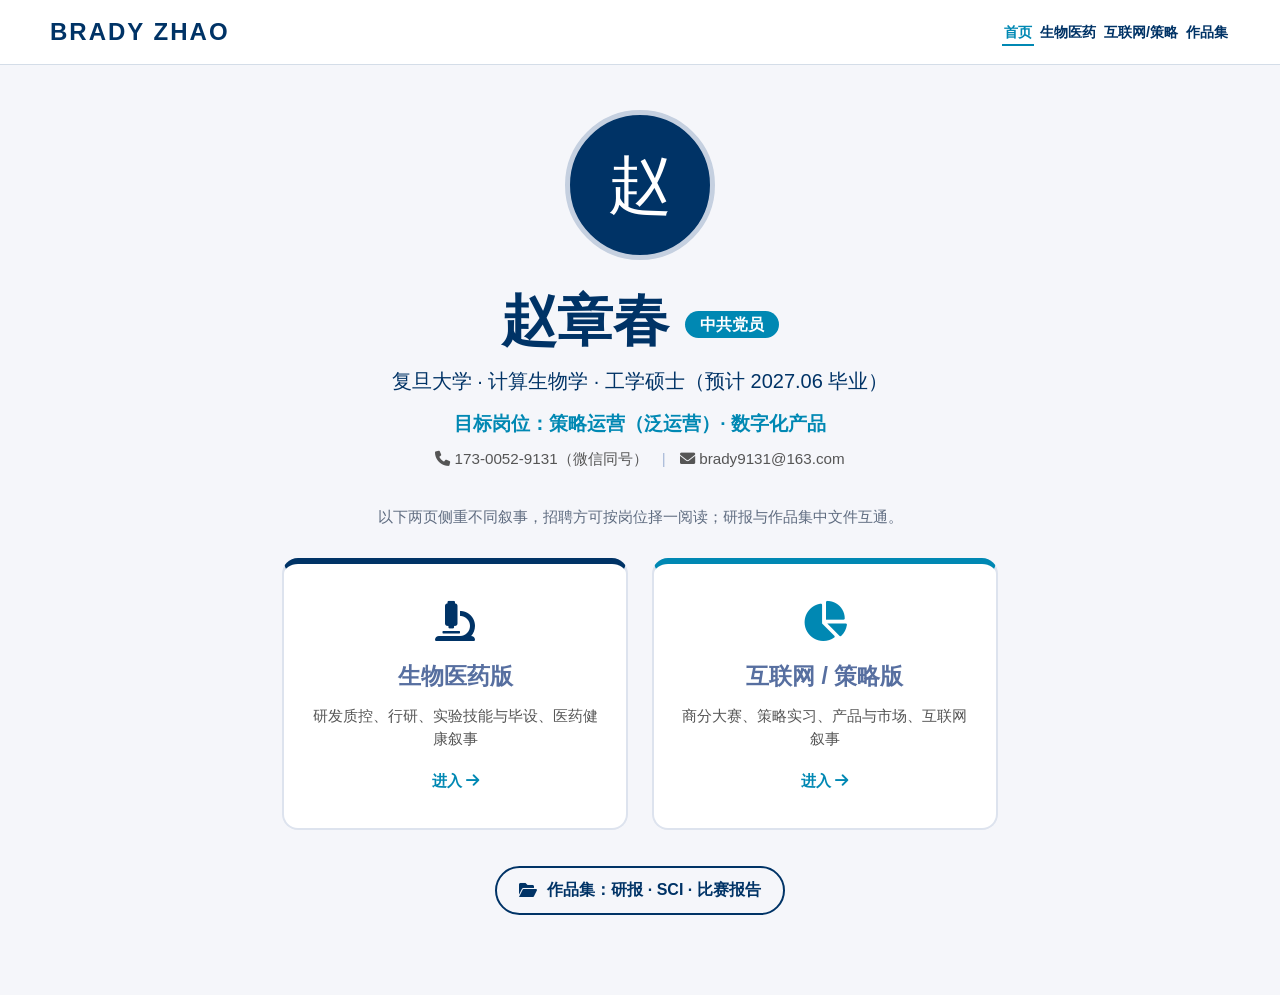
<file: index.html>
<!DOCTYPE html>
<html lang="zh-CN">
<head>
    <meta charset="UTF-8">
    <meta name="viewport" content="width=device-width, initial-scale=1.0">
    <title>赵章春 | 个人简历入口</title>
    <link rel="stylesheet" href="style.css">
    <link rel="stylesheet" href="https://cdnjs.cloudflare.com/ajax/libs/font-awesome/6.0.0/css/all.min.css">
</head>
<body class="landing-body">

    <nav class="navbar">
        <a href="index.html" class="logo">BRADY ZHAO</a>
        <ul class="nav-links nav-links--site">
            <li><a href="index.html" aria-current="page">首页</a></li>
            <li><a href="bio.html">生物医药</a></li>
            <li><a href="internet.html">互联网/策略</a></li>
            <li><a href="portfolio.html">作品集</a></li>
        </ul>
    </nav>

    <main class="landing-main">
        <div class="landing-hero">
            <div class="placeholder-avatar landing-avatar">赵</div>
            <h1>赵章春 <span class="tag">中共党员</span></h1>
            <p class="landing-sub">复旦大学 · 计算生物学 · 工学硕士（预计 2027.06 毕业）</p>
            <p class="landing-target">目标岗位：策略运营（泛运营）· 数字化产品</p>
            <p class="landing-contact-line">
                <span><i class="fas fa-phone"></i> 173-0052-9131（微信同号）</span>
                <span class="sep">|</span>
                <span><i class="fas fa-envelope"></i> brady9131@163.com</span>
            </p>
        </div>

        <p class="landing-hint">以下两页侧重不同叙事，招聘方可按岗位择一阅读；研报与作品集中文件互通。</p>

        <div class="landing-cards">
            <a href="bio.html" class="landing-card landing-card--bio">
                <span class="landing-card-icon"><i class="fas fa-microscope"></i></span>
                <h2>生物医药版</h2>
                <p>研发质控、行研、实验技能与毕设、医药健康叙事</p>
                <span class="landing-card-go">进入 <i class="fas fa-arrow-right"></i></span>
            </a>
            <a href="internet.html" class="landing-card landing-card--net">
                <span class="landing-card-icon"><i class="fas fa-chart-pie"></i></span>
                <h2>互联网 / 策略版</h2>
                <p>商分大赛、策略实习、产品与市场、互联网叙事</p>
                <span class="landing-card-go">进入 <i class="fas fa-arrow-right"></i></span>
            </a>
        </div>

        <div class="landing-footer-links">
            <a href="portfolio.html" class="landing-portfolio-btn"><i class="fas fa-folder-open"></i> 作品集：研报 · SCI · 比赛报告</a>
        </div>
    </main>

</body>
</html>
</file>
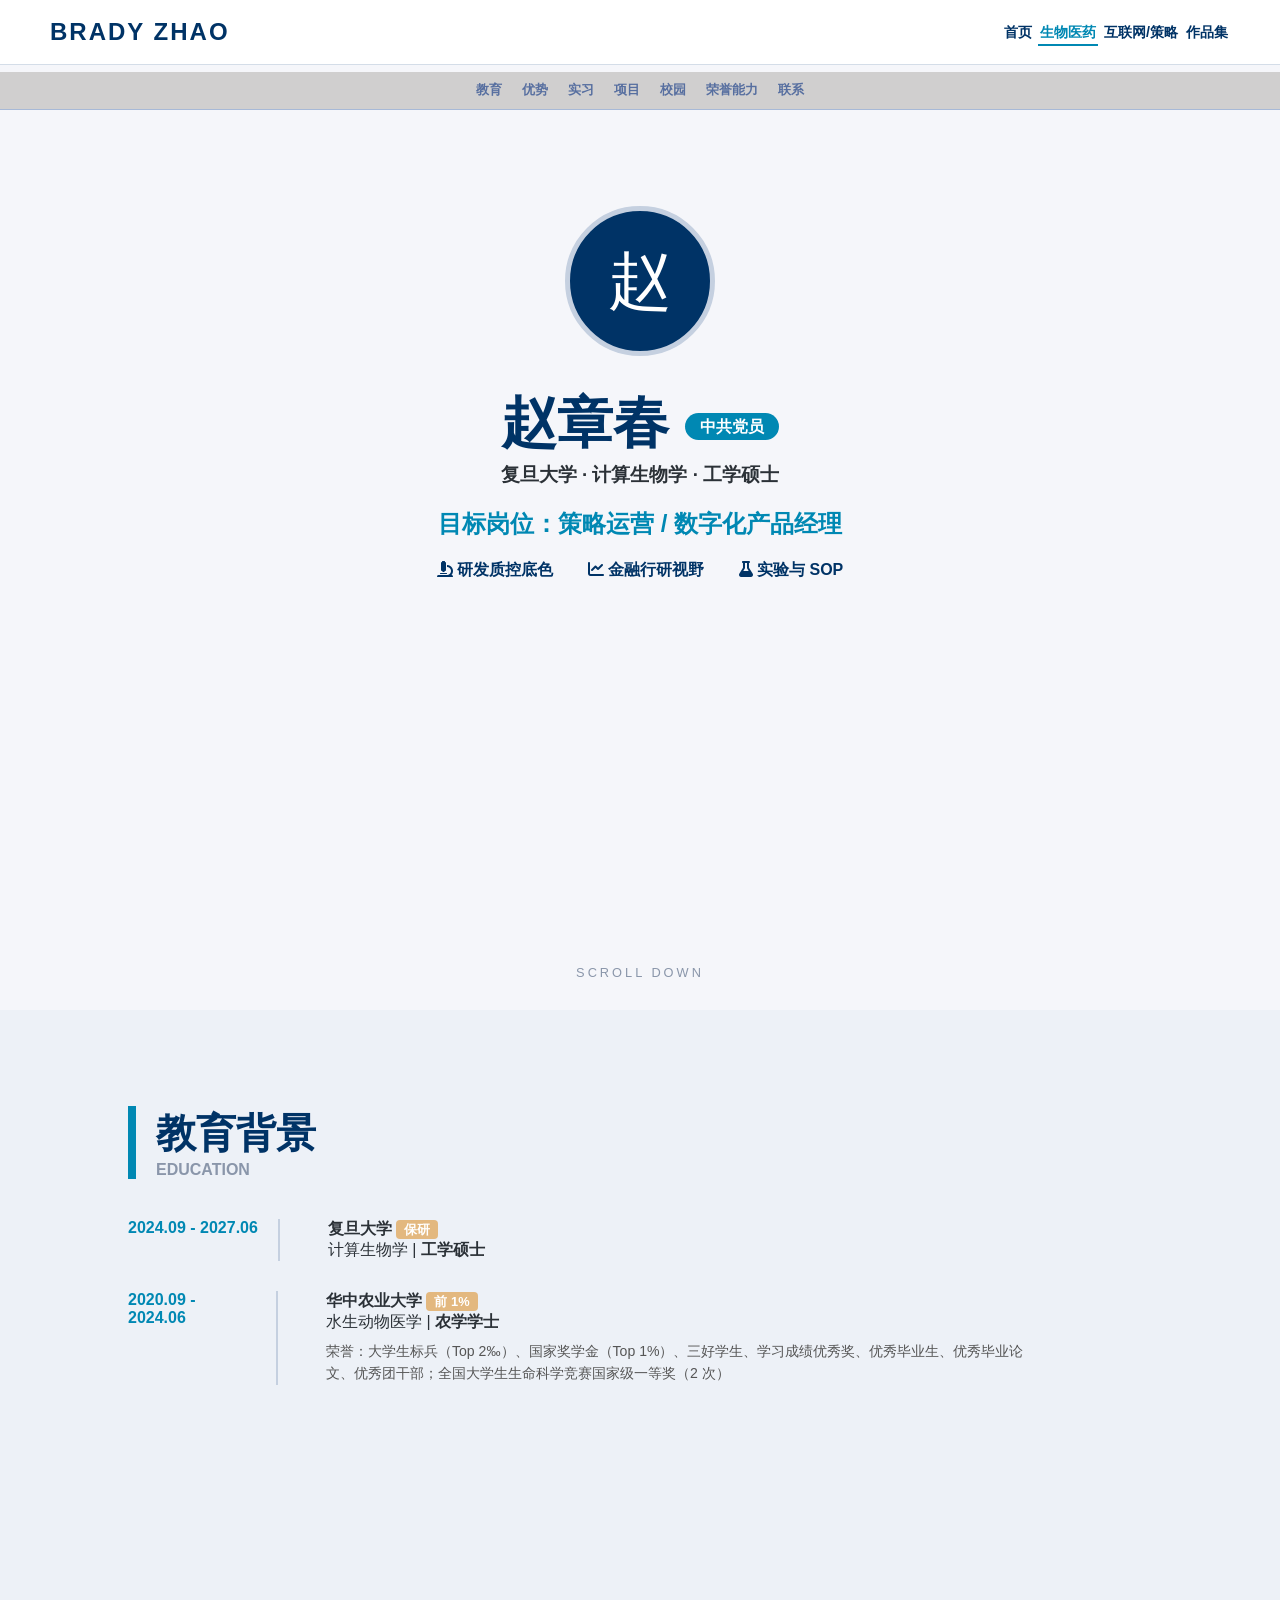
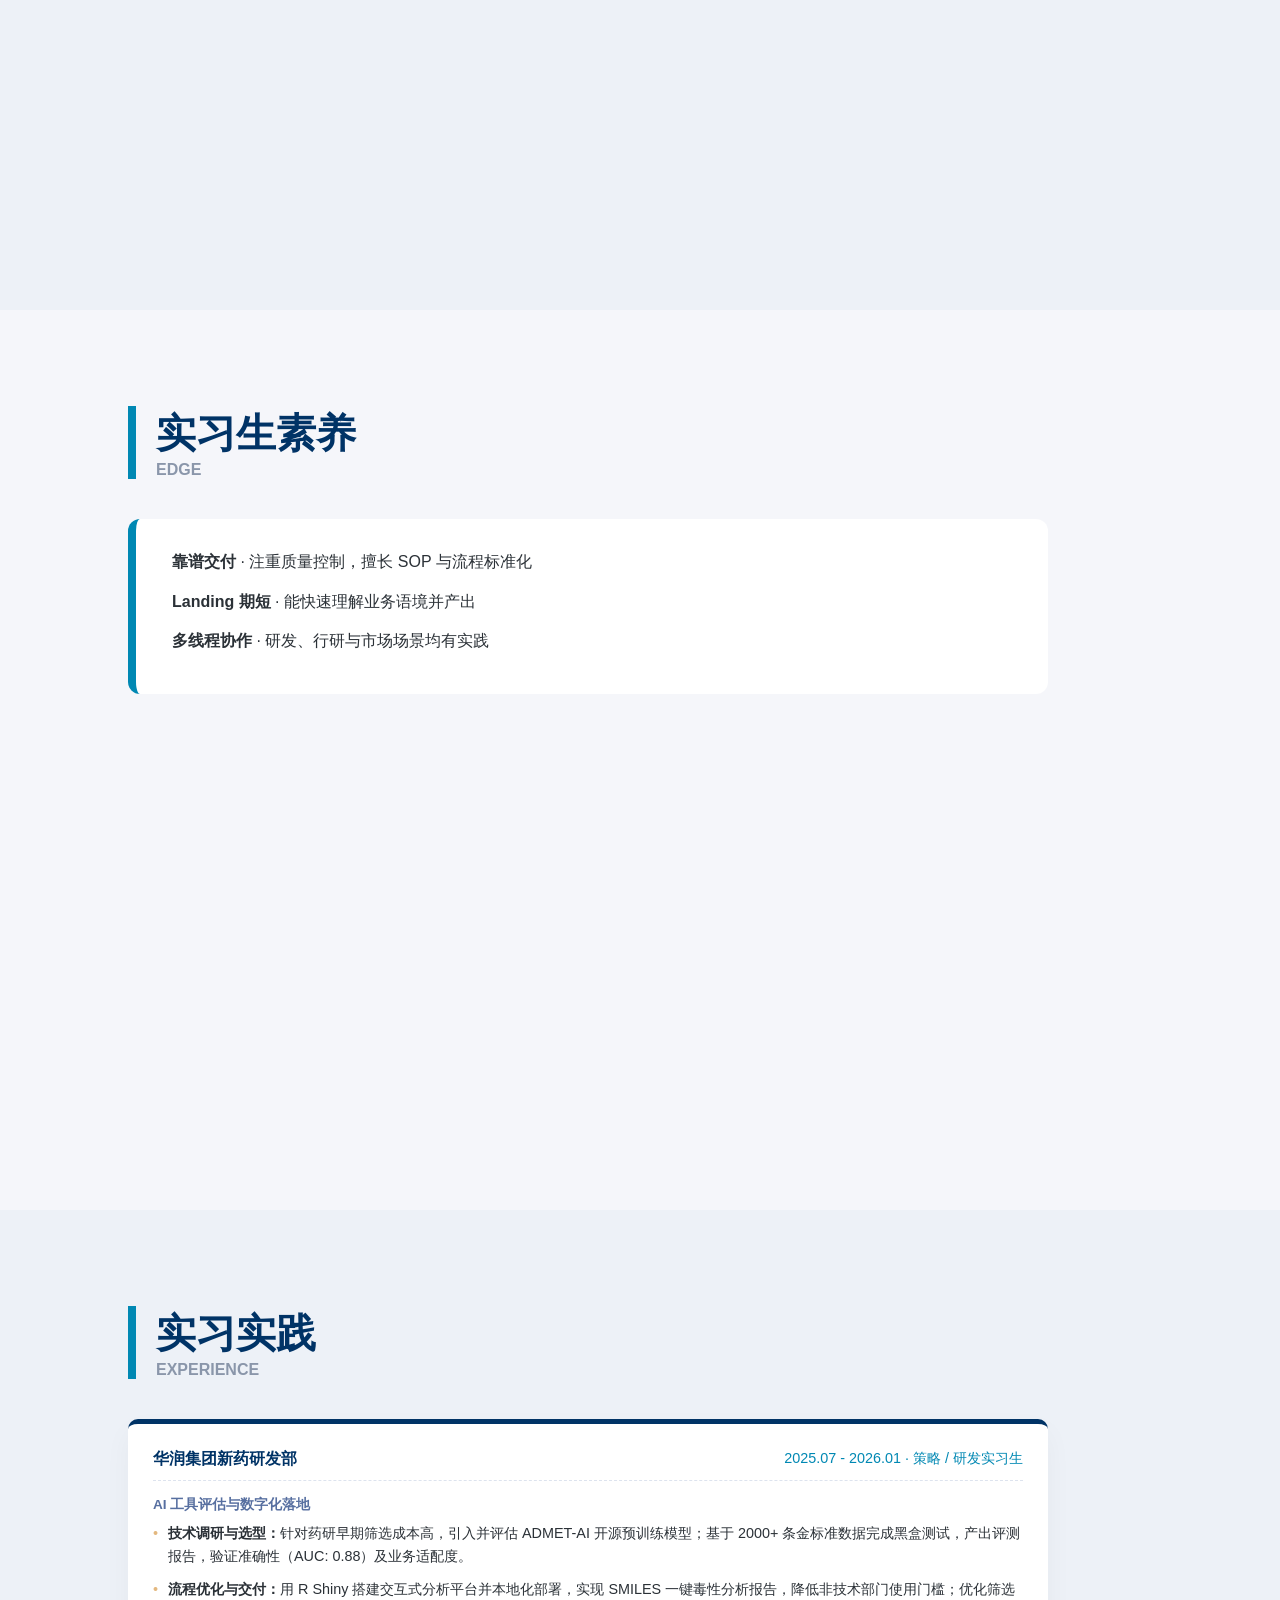
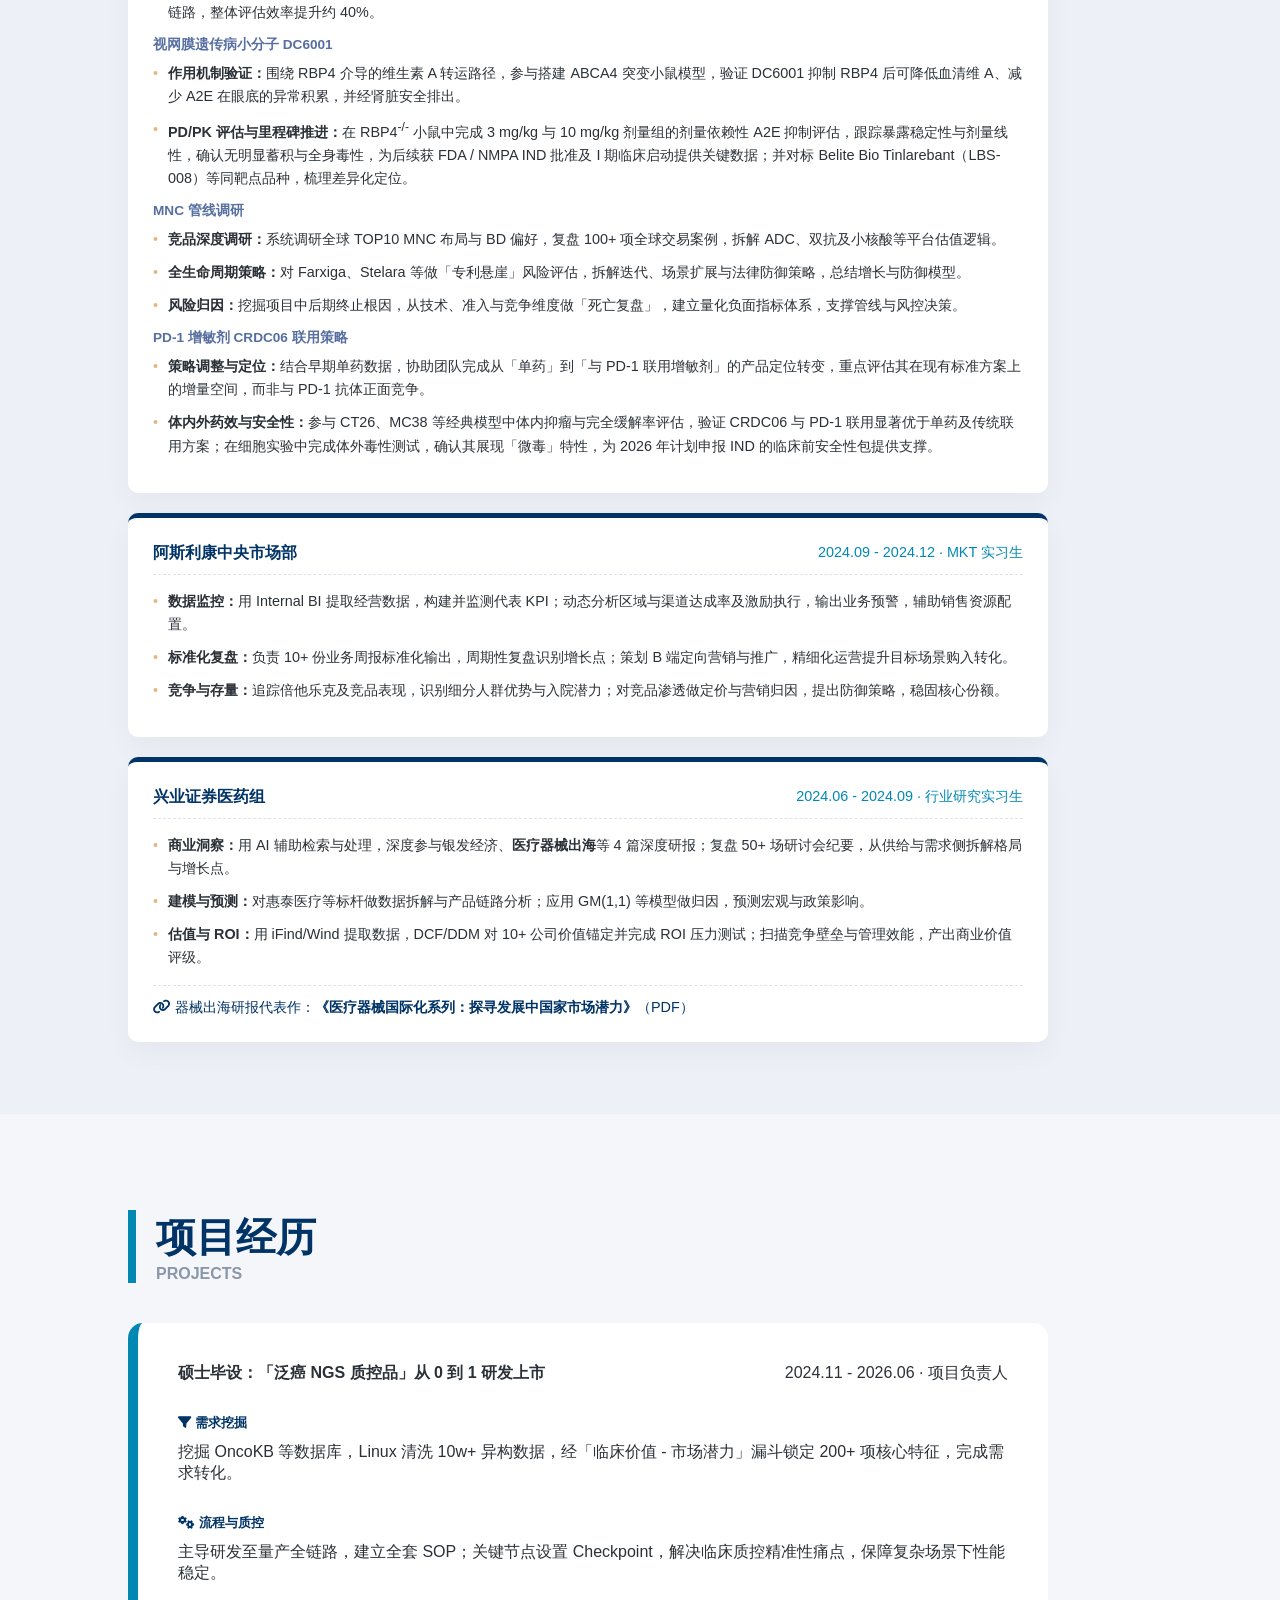
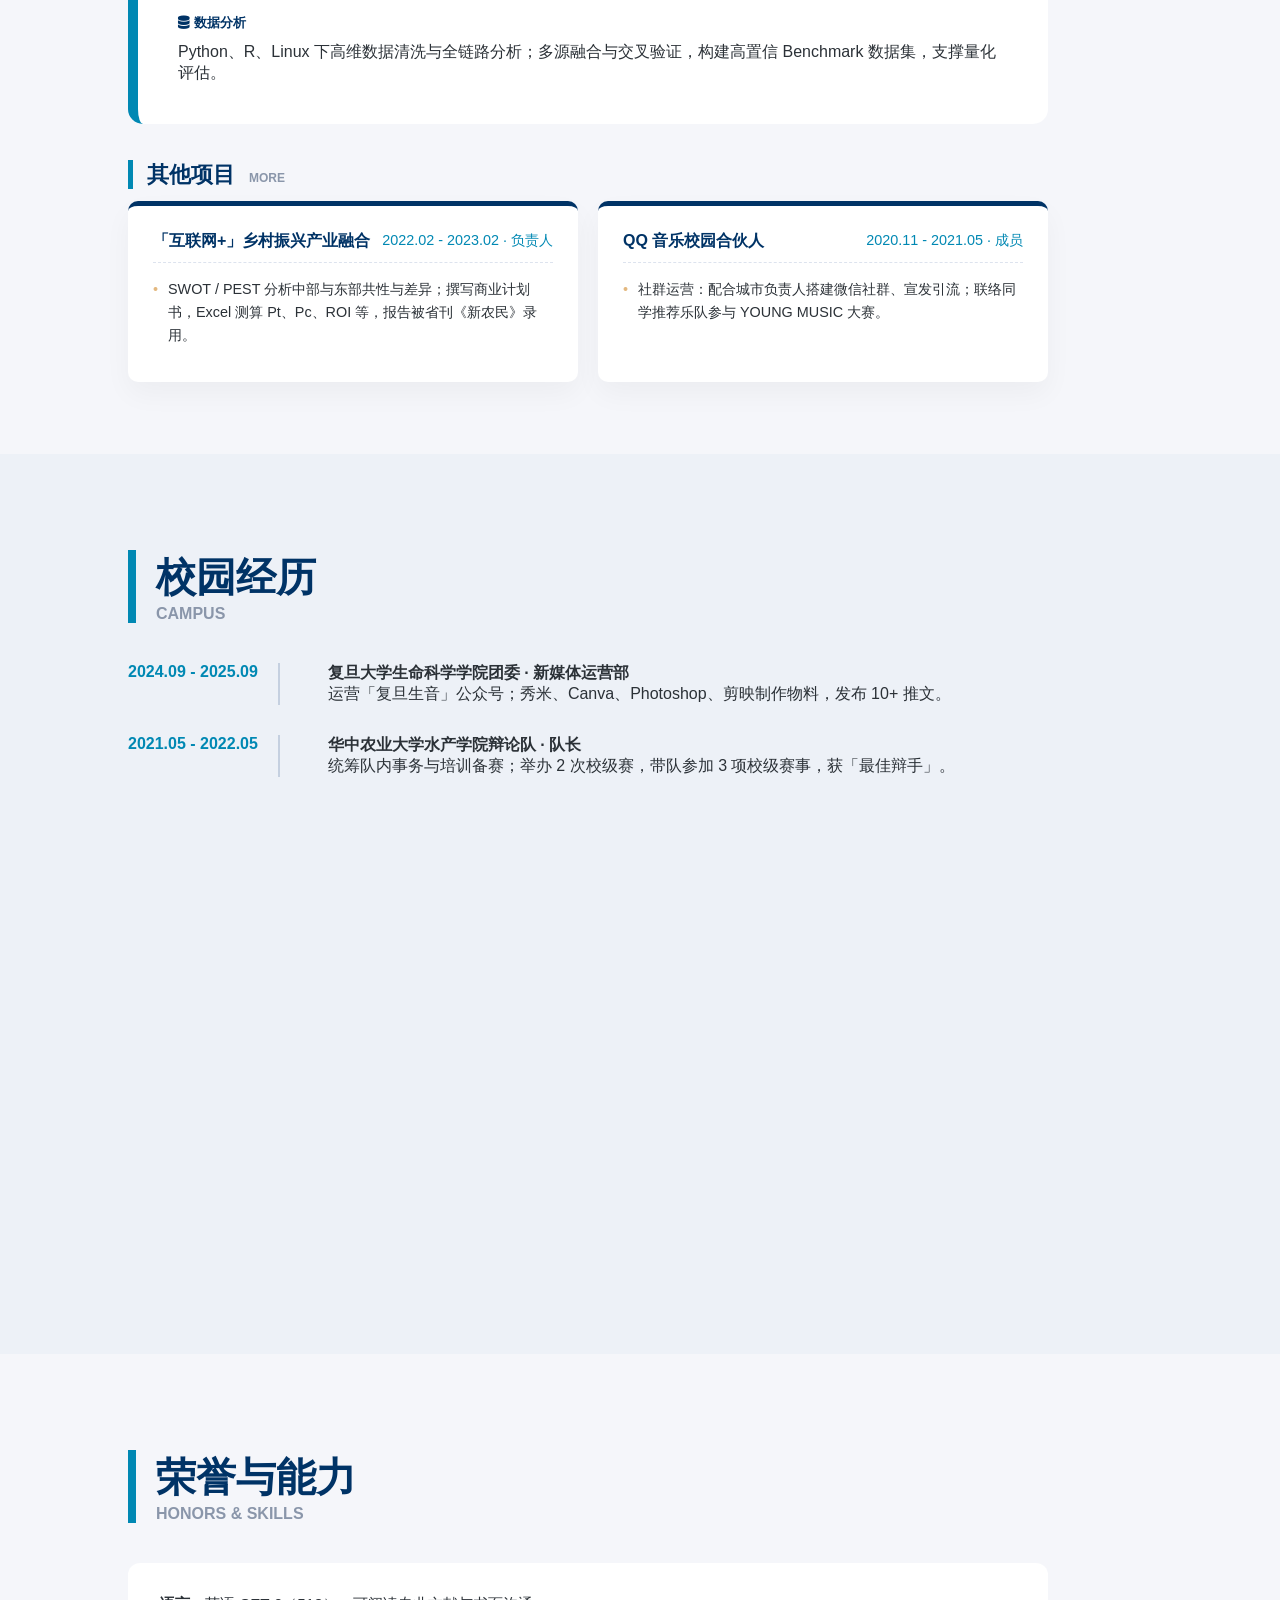
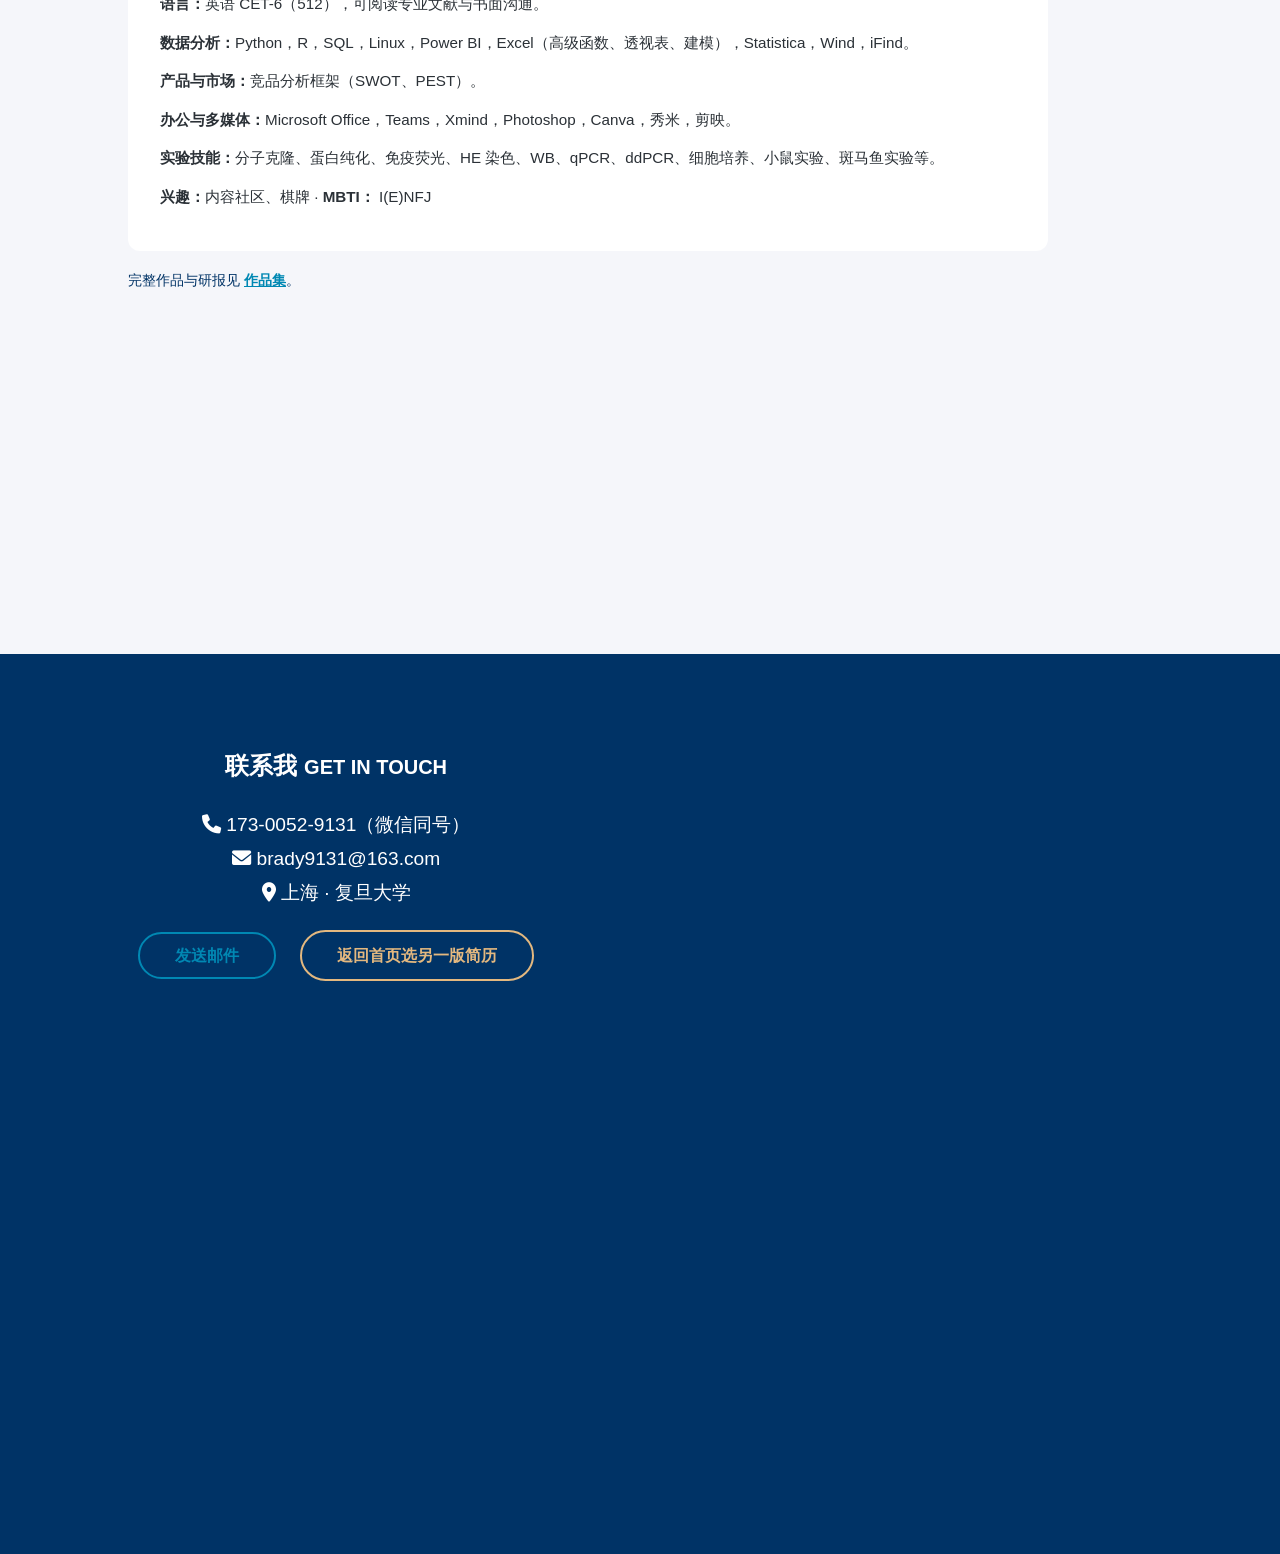
<file: bio.html>
<!DOCTYPE html>
<html lang="zh-CN">
<head>
    <meta charset="UTF-8">
    <meta name="viewport" content="width=device-width, initial-scale=1.0">
    <title>赵章春 | 生物医药版简历</title>
    <link rel="stylesheet" href="style.css">
    <link rel="stylesheet" href="https://cdnjs.cloudflare.com/ajax/libs/font-awesome/6.0.0/css/all.min.css">
</head>
<body class="resume-track">

    <nav class="navbar">
        <a href="index.html" class="logo">BRADY ZHAO</a>
        <ul class="nav-links nav-links--site">
            <li><a href="index.html">首页</a></li>
            <li><a href="bio.html" aria-current="page">生物医药</a></li>
            <li><a href="internet.html">互联网/策略</a></li>
            <li><a href="portfolio.html">作品集</a></li>
        </ul>
    </nav>

    <div class="subnav" aria-label="本页目录">
        <a href="#edu">教育</a>
        <a href="#edge">优势</a>
        <a href="#exp">实习</a>
        <a href="#project">项目</a>
        <a href="#campus">校园</a>
        <a href="#skills">荣誉能力</a>
        <a href="#contact">联系</a>
    </div>

    <div class="container">
        <section id="home" class="page-section">
            <div class="hero-content">
                <div class="avatar-box">
                    <div class="placeholder-avatar">赵</div>
                </div>
                <h1>赵章春 <span class="tag">中共党员</span></h1>
                <h3>复旦大学 · 计算生物学 · 工学硕士</h3>
                <p class="target-job">目标岗位：策略运营 / 数字化产品经理</p>
                <div class="brief-intro">
                    <span><i class="fas fa-microscope"></i> 研发质控底色</span>
                    <span><i class="fas fa-chart-line"></i> 金融行研视野</span>
                    <span><i class="fas fa-flask"></i> 实验与 SOP</span>
                </div>
            </div>
            <div class="scroll-hint">SCROLL DOWN</div>
        </section>

        <section id="edu" class="page-section bg-alt">
            <h2 class="section-title">教育背景 <small>EDUCATION</small></h2>
            <div class="timeline">
                <div class="timeline-item">
                    <div class="time-box">2024.09 - 2027.06</div>
                    <div class="content-box">
                        <h4>复旦大学 <span class="badge">保研</span></h4>
                        <p>计算生物学 | <strong>工学硕士</strong></p>
                    </div>
                </div>
                <div class="timeline-item">
                    <div class="time-box">2020.09 - 2024.06</div>
                    <div class="content-box">
                        <h4>华中农业大学 <span class="badge">前 1%</span></h4>
                        <p>水生动物医学 | <strong>农学学士</strong></p>
                        <p class="edu-honor">荣誉：大学生标兵（Top 2‰）、国家奖学金（Top 1%）、三好学生、学习成绩优秀奖、优秀毕业生、优秀毕业论文、优秀团干部；全国大学生生命科学竞赛国家级一等奖（2 次）</p>
                    </div>
                </div>
            </div>
        </section>

        <section id="edge" class="page-section">
            <h2 class="section-title">实习生素养 <small>EDGE</small></h2>
            <div class="edge-box">
                <p><strong>靠谱交付</strong> · 注重质量控制，擅长 SOP 与流程标准化</p>
                <p><strong>Landing 期短</strong> · 能快速理解业务语境并产出</p>
                <p><strong>多线程协作</strong> · 研发、行研与市场场景均有实践</p>
            </div>
        </section>

        <section id="exp" class="page-section bg-alt">
            <h2 class="section-title">实习实践 <small>EXPERIENCE</small></h2>
            <div class="exp-grid exp-grid--stack">
                <div class="exp-card exp-card--wide">
                    <div class="card-header">
                        <span class="company">华润集团新药研发部</span>
                        <span class="role">2025.07 - 2026.01 · 策略 / 研发实习生</span>
                    </div>
                    <p class="exp-subhead">AI 工具评估与数字化落地</p>
                    <ul>
                        <li><strong>技术调研与选型：</strong>针对药研早期筛选成本高，引入并评估 ADMET-AI 开源预训练模型；基于 2000+ 条金标准数据完成黑盒测试，产出评测报告，验证准确性（AUC: 0.88）及业务适配度。</li>
                        <li><strong>流程优化与交付：</strong>用 R Shiny 搭建交互式分析平台并本地化部署，实现 SMILES 一键毒性分析报告，降低非技术部门使用门槛；优化筛选链路，整体评估效率提升约 40%。</li>
                    </ul>
                    <p class="exp-subhead">视网膜遗传病小分子 DC6001</p>
                    <ul>
                        <li><strong>作用机制验证：</strong>围绕 RBP4 介导的维生素 A 转运路径，参与搭建 ABCA4 突变小鼠模型，验证 DC6001 抑制 RBP4 后可降低血清维 A、减少 A2E 在眼底的异常积累，并经肾脏安全排出。</li>
                        <li><strong>PD/PK 评估与里程碑推进：</strong>在 RBP4<sup>-/-</sup> 小鼠中完成 3 mg/kg 与 10 mg/kg 剂量组的剂量依赖性 A2E 抑制评估，跟踪暴露稳定性与剂量线性，确认无明显蓄积与全身毒性，为后续获 FDA / NMPA IND 批准及 I 期临床启动提供关键数据；并对标 Belite Bio Tinlarebant（LBS-008）等同靶点品种，梳理差异化定位。</li>
                    </ul>
                    <p class="exp-subhead">MNC 管线调研</p>
                    <ul>
                        <li><strong>竞品深度调研：</strong>系统调研全球 TOP10 MNC 布局与 BD 偏好，复盘 100+ 项全球交易案例，拆解 ADC、双抗及小核酸等平台估值逻辑。</li>
                        <li><strong>全生命周期策略：</strong>对 Farxiga、Stelara 等做「专利悬崖」风险评估，拆解迭代、场景扩展与法律防御策略，总结增长与防御模型。</li>
                        <li><strong>风险归因：</strong>挖掘项目中后期终止根因，从技术、准入与竞争维度做「死亡复盘」，建立量化负面指标体系，支撑管线与风控决策。</li>
                    </ul>
                    <p class="exp-subhead">PD‑1 增敏剂 CRDC06 联用策略</p>
                    <ul>
                        <li><strong>策略调整与定位：</strong>结合早期单药数据，协助团队完成从「单药」到「与 PD‑1 联用增敏剂」的产品定位转变，重点评估其在现有标准方案上的增量空间，而非与 PD‑1 抗体正面竞争。</li>
                        <li><strong>体内外药效与安全性：</strong>参与 CT26、MC38 等经典模型中体内抑瘤与完全缓解率评估，验证 CRDC06 与 PD‑1 联用显著优于单药及传统联用方案；在细胞实验中完成体外毒性测试，确认其展现「微毒」特性，为 2026 年计划申报 IND 的临床前安全性包提供支撑。</li>
                    </ul>
                </div>

                <div class="exp-card exp-card--wide">
                    <div class="card-header">
                        <span class="company">阿斯利康中央市场部</span>
                        <span class="role">2024.09 - 2024.12 · MKT 实习生</span>
                    </div>
                    <ul>
                        <li><strong>数据监控：</strong>用 Internal BI 提取经营数据，构建并监测代表 KPI；动态分析区域与渠道达成率及激励执行，输出业务预警，辅助销售资源配置。</li>
                        <li><strong>标准化复盘：</strong>负责 10+ 份业务周报标准化输出，周期性复盘识别增长点；策划 B 端定向营销与推广，精细化运营提升目标场景购入转化。</li>
                        <li><strong>竞争与存量：</strong>追踪倍他乐克及竞品表现，识别细分人群优势与入院潜力；对竞品渗透做定价与营销归因，提出防御策略，稳固核心份额。</li>
                    </ul>
                </div>

                <div class="exp-card exp-card--wide" id="exp-xingye">
                    <div class="card-header">
                        <span class="company">兴业证券医药组</span>
                        <span class="role">2024.06 - 2024.09 · 行业研究实习生</span>
                    </div>
                    <ul>
                        <li><strong>商业洞察：</strong>用 AI 辅助检索与处理，深度参与银发经济、<strong>医疗器械出海</strong>等 4 篇深度研报；复盘 50+ 场研讨会纪要，从供给与需求侧拆解格局与增长点。</li>
                        <li><strong>建模与预测：</strong>对惠泰医疗等标杆做数据拆解与产品链路分析；应用 GM(1,1) 等模型做归因，预测宏观与政策影响。</li>
                        <li><strong>估值与 ROI：</strong>用 iFind/Wind 提取数据，DCF/DDM 对 10+ 公司价值锚定并完成 ROI 压力测试；扫描竞争壁垒与管理效能，产出商业价值评级。</li>
                    </ul>
                    <p class="exp-crosslink">
                        <a href="portfolio.html#xingye-report"><i class="fas fa-link"></i> 器械出海研报代表作：<strong>《医疗器械国际化系列：探寻发展中国家市场潜力》</strong>（PDF）</a>
                    </p>
                </div>
            </div>
        </section>

        <section id="project" class="page-section">
            <h2 class="section-title">项目经历 <small>PROJECTS</small></h2>
            <div class="project-detail">
                <div class="project-header">
                    <h4>硕士毕设：「泛癌 NGS 质控品」从 0 到 1 研发上市</h4>
                    <span class="project-role">2024.11 - 2026.06 · 项目负责人</span>
                </div>
                <div class="project-body project-body--stack">
                    <div class="p-block">
                        <h5><i class="fas fa-filter"></i> 需求挖掘</h5>
                        <p>挖掘 OncoKB 等数据库，Linux 清洗 10w+ 异构数据，经「临床价值 - 市场潜力」漏斗锁定 200+ 项核心特征，完成需求转化。</p>
                    </div>
                    <div class="p-block">
                        <h5><i class="fas fa-cogs"></i> 流程与质控</h5>
                        <p>主导研发至量产全链路，建立全套 SOP；关键节点设置 Checkpoint，解决临床质控精准性痛点，保障复杂场景下性能稳定。</p>
                    </div>
                    <div class="p-block">
                        <h5><i class="fas fa-database"></i> 数据分析</h5>
                        <p>Python、R、Linux 下高维数据清洗与全链路分析；多源融合与交叉验证，构建高置信 Benchmark 数据集，支撑量化评估。</p>
                    </div>
                </div>
            </div>

            <div class="project-secondary">
                <h3 class="subsection-title">其他项目 <small>MORE</small></h3>
                <div class="exp-grid">
                    <div class="exp-card">
                        <div class="card-header">
                            <span class="company">「互联网+」乡村振兴产业融合</span>
                            <span class="role">2022.02 - 2023.02 · 负责人</span>
                        </div>
                        <ul>
                            <li>SWOT / PEST 分析中部与东部共性与差异；撰写商业计划书，Excel 测算 Pt、Pc、ROI 等，报告被省刊《新农民》录用。</li>
                        </ul>
                    </div>
                    <div class="exp-card">
                        <div class="card-header">
                            <span class="company">QQ 音乐校园合伙人</span>
                            <span class="role">2020.11 - 2021.05 · 成员</span>
                        </div>
                        <ul>
                            <li>社群运营：配合城市负责人搭建微信社群、宣发引流；联络同学推荐乐队参与 YOUNG MUSIC 大赛。</li>
                        </ul>
                    </div>
                </div>
            </div>
        </section>

        <section id="campus" class="page-section bg-alt">
            <h2 class="section-title">校园经历 <small>CAMPUS</small></h2>
            <div class="timeline">
                <div class="timeline-item">
                    <div class="time-box">2024.09 - 2025.09</div>
                    <div class="content-box">
                        <h4>复旦大学生命科学学院团委 · 新媒体运营部</h4>
                        <p>运营「复旦生音」公众号；秀米、Canva、Photoshop、剪映制作物料，发布 10+ 推文。</p>
                    </div>
                </div>
                <div class="timeline-item">
                    <div class="time-box">2021.05 - 2022.05</div>
                    <div class="content-box">
                        <h4>华中农业大学水产学院辩论队 · 队长</h4>
                        <p>统筹队内事务与培训备赛；举办 2 次校级赛，带队参加 3 项校级赛事，获「最佳辩手」。</p>
                    </div>
                </div>
            </div>
        </section>

        <section id="skills" class="page-section">
            <h2 class="section-title">荣誉与能力 <small>HONORS &amp; SKILLS</small></h2>
            <div class="skills-prose">
                <p><strong>语言：</strong>英语 CET-6（512），可阅读专业文献与书面沟通。</p>
                <p><strong>数据分析：</strong>Python，R，SQL，Linux，Power BI，Excel（高级函数、透视表、建模），Statistica，Wind，iFind。</p>
                <p><strong>产品与市场：</strong>竞品分析框架（SWOT、PEST）。</p>
                <p><strong>办公与多媒体：</strong>Microsoft Office，Teams，Xmind，Photoshop，Canva，秀米，剪映。</p>
                <p><strong>实验技能：</strong>分子克隆、蛋白纯化、免疫荧光、HE 染色、WB、qPCR、ddPCR、细胞培养、小鼠实验、斑马鱼实验等。</p>
                <p><strong>兴趣：</strong>内容社区、棋牌 · <strong>MBTI：</strong> I(E)NFJ</p>
            </div>
            <p class="skills-note">完整作品与研报见 <a href="portfolio.html">作品集</a>。</p>
        </section>

        <section id="contact" class="page-section bg-dark">
            <div class="contact-box">
                <h2>联系我 <small>GET IN TOUCH</small></h2>
                <div class="contact-info">
                    <p><i class="fas fa-phone"></i> 173-0052-9131（微信同号）</p>
                    <p><i class="fas fa-envelope"></i> brady9131@163.com</p>
                    <p><i class="fas fa-location-dot"></i> 上海 · 复旦大学</p>
                </div>
                <div class="action-btns">
                    <a href="mailto:brady9131@163.com" class="btn-secondary">发送邮件</a>
                    <a href="index.html" class="btn-primary btn-primary--ghost">返回首页选另一版简历</a>
                </div>
            </div>
        </section>
    </div>

</body>
</html>
</file>
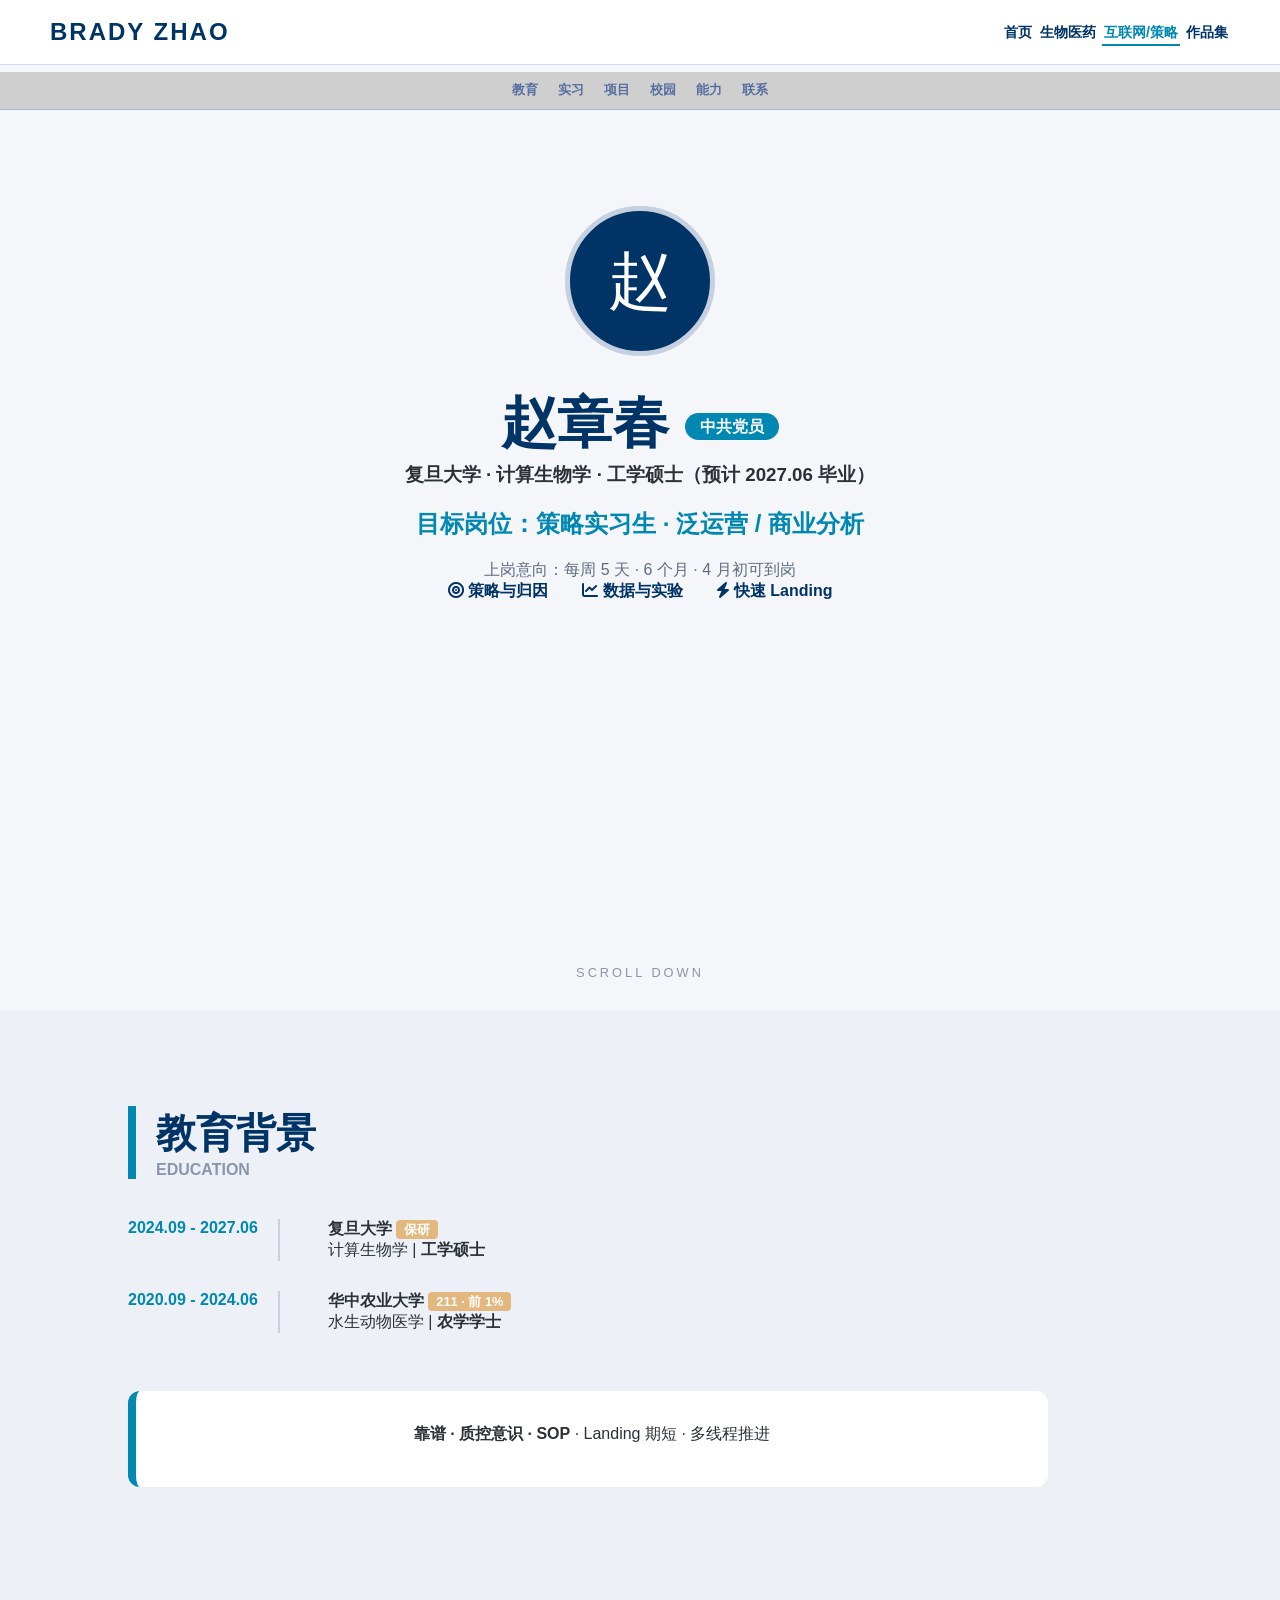
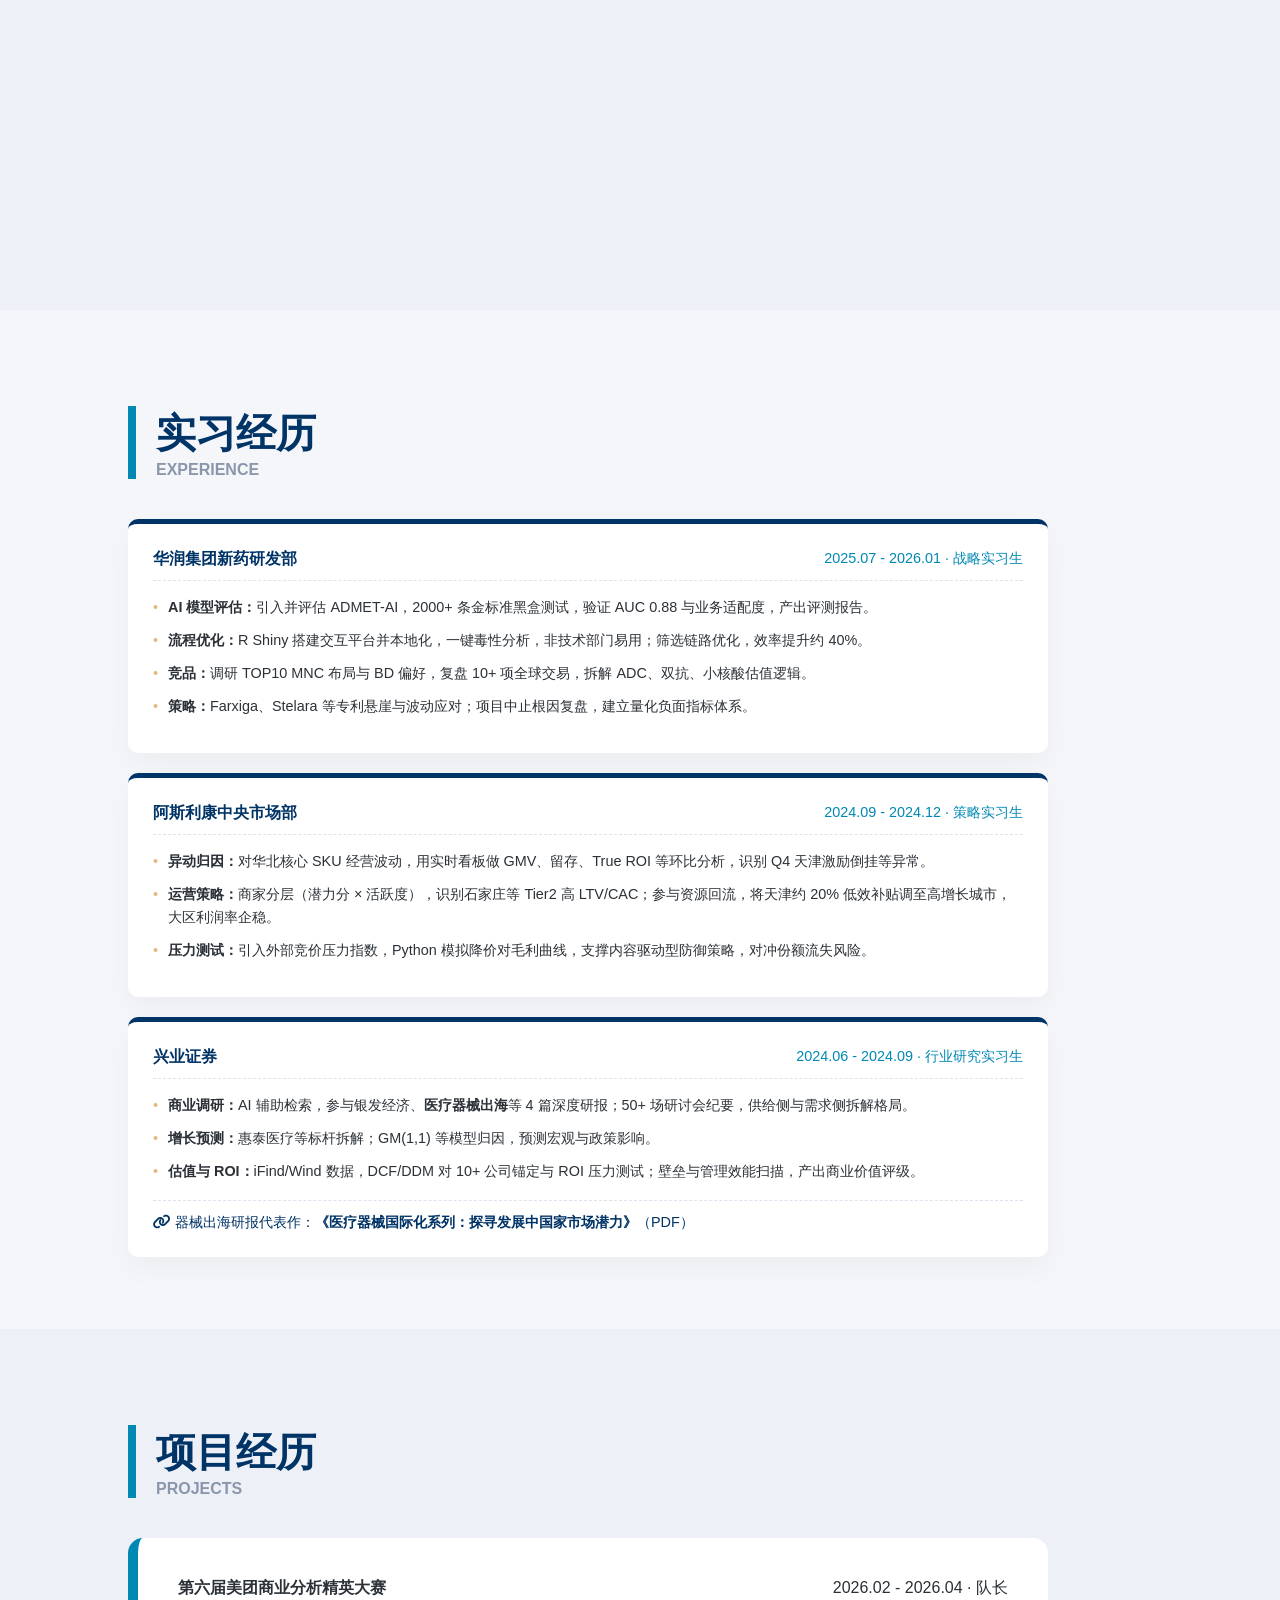
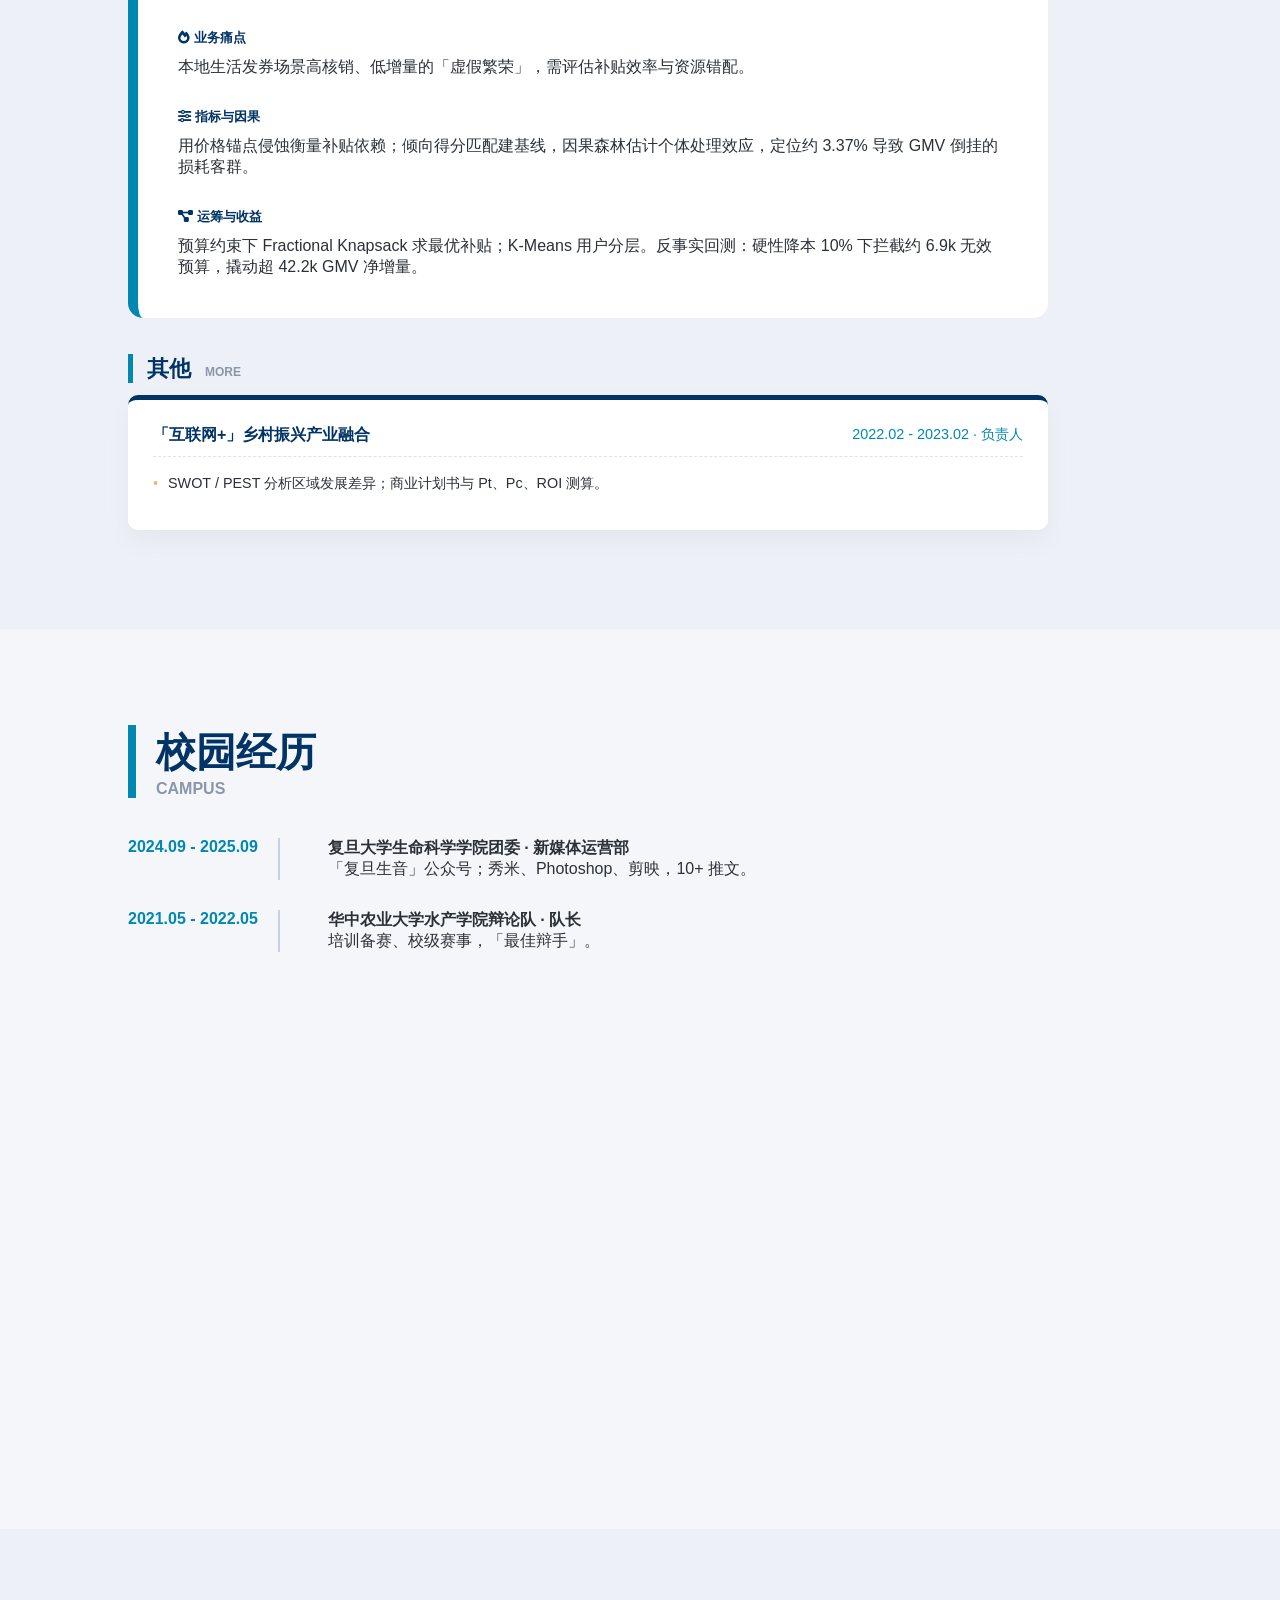
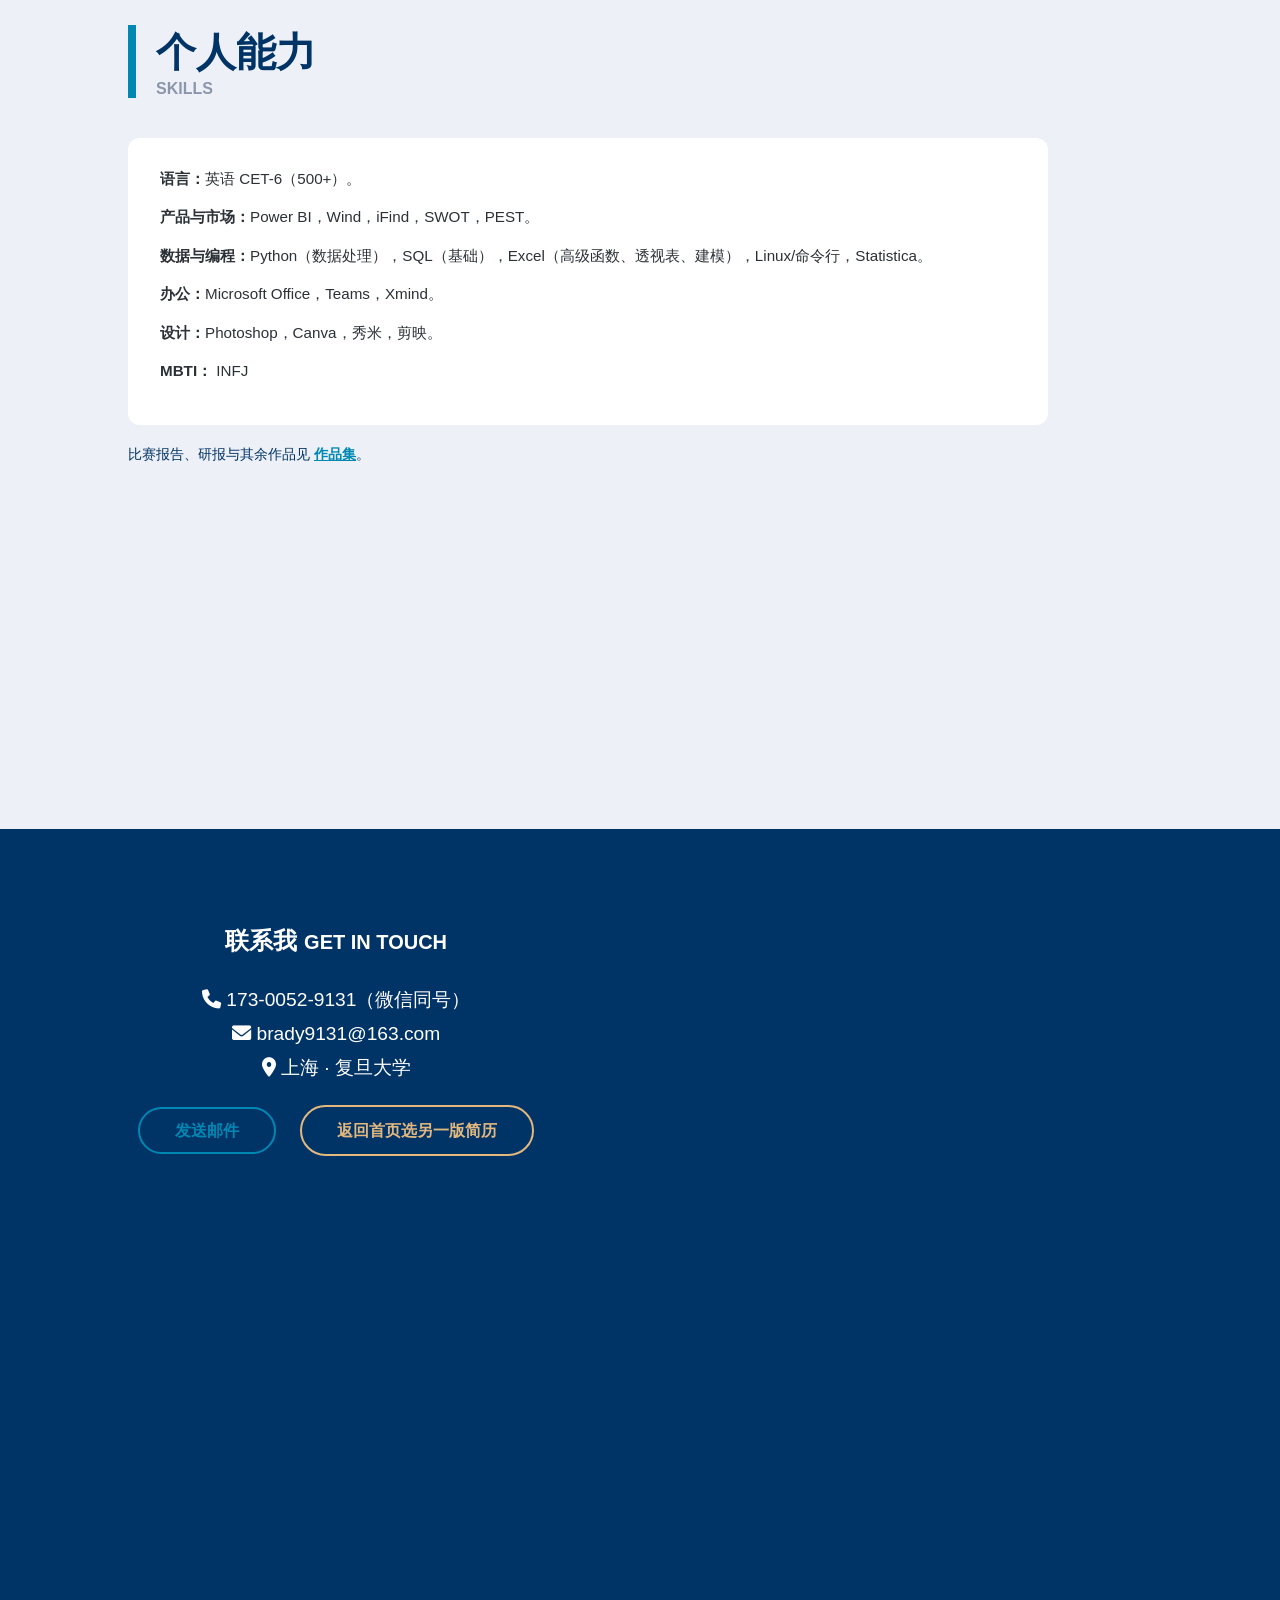
<file: internet.html>
<!DOCTYPE html>
<html lang="zh-CN">
<head>
    <meta charset="UTF-8">
    <meta name="viewport" content="width=device-width, initial-scale=1.0">
    <title>赵章春 | 互联网/策略版简历</title>
    <link rel="stylesheet" href="style.css">
    <link rel="stylesheet" href="https://cdnjs.cloudflare.com/ajax/libs/font-awesome/6.0.0/css/all.min.css">
</head>
<body class="resume-track">

    <nav class="navbar">
        <a href="index.html" class="logo">BRADY ZHAO</a>
        <ul class="nav-links nav-links--site">
            <li><a href="index.html">首页</a></li>
            <li><a href="bio.html">生物医药</a></li>
            <li><a href="internet.html" aria-current="page">互联网/策略</a></li>
            <li><a href="portfolio.html">作品集</a></li>
        </ul>
    </nav>

    <div class="subnav" aria-label="本页目录">
        <a href="#edu">教育</a>
        <a href="#exp">实习</a>
        <a href="#project">项目</a>
        <a href="#campus">校园</a>
        <a href="#skills">能力</a>
        <a href="#contact">联系</a>
    </div>

    <div class="container">
        <section id="home" class="page-section">
            <div class="hero-content">
                <div class="avatar-box">
                    <div class="placeholder-avatar">赵</div>
                </div>
                <h1>赵章春 <span class="tag">中共党员</span></h1>
                <h3>复旦大学 · 计算生物学 · 工学硕士（预计 2027.06 毕业）</h3>
                <p class="target-job">目标岗位：策略实习生 · 泛运营 / 商业分析</p>
                <p class="hero-meta">上岗意向：每周 5 天 · 6 个月 · 4 月初可到岗</p>
                <div class="brief-intro">
                    <span><i class="fas fa-bullseye"></i> 策略与归因</span>
                    <span><i class="fas fa-chart-line"></i> 数据与实验</span>
                    <span><i class="fas fa-bolt"></i> 快速 Landing</span>
                </div>
            </div>
            <div class="scroll-hint">SCROLL DOWN</div>
        </section>

        <section id="edu" class="page-section bg-alt">
            <h2 class="section-title">教育背景 <small>EDUCATION</small></h2>
            <div class="timeline">
                <div class="timeline-item">
                    <div class="time-box">2024.09 - 2027.06</div>
                    <div class="content-box">
                        <h4>复旦大学 <span class="badge">保研</span></h4>
                        <p>计算生物学 | <strong>工学硕士</strong></p>
                    </div>
                </div>
                <div class="timeline-item">
                    <div class="time-box">2020.09 - 2024.06</div>
                    <div class="content-box">
                        <h4>华中农业大学 <span class="badge">211 · 前 1%</span></h4>
                        <p>水生动物医学 | <strong>农学学士</strong></p>
                    </div>
                </div>
            </div>
            <div class="edge-box edge-box--inline">
                <p><strong>靠谱 · 质控意识 · SOP</strong> · Landing 期短 · 多线程推进</p>
            </div>
        </section>

        <section id="exp" class="page-section">
            <h2 class="section-title">实习经历 <small>EXPERIENCE</small></h2>
            <div class="exp-grid exp-grid--stack">
                <div class="exp-card exp-card--wide">
                    <div class="card-header">
                        <span class="company">华润集团新药研发部</span>
                        <span class="role">2025.07 - 2026.01 · 战略实习生</span>
                    </div>
                    <ul>
                        <li><strong>AI 模型评估：</strong>引入并评估 ADMET-AI，2000+ 条金标准黑盒测试，验证 AUC 0.88 与业务适配度，产出评测报告。</li>
                        <li><strong>流程优化：</strong>R Shiny 搭建交互平台并本地化，一键毒性分析，非技术部门易用；筛选链路优化，效率提升约 40%。</li>
                        <li><strong>竞品：</strong>调研 TOP10 MNC 布局与 BD 偏好，复盘 10+ 项全球交易，拆解 ADC、双抗、小核酸估值逻辑。</li>
                        <li><strong>策略：</strong>Farxiga、Stelara 等专利悬崖与波动应对；项目中止根因复盘，建立量化负面指标体系。</li>
                    </ul>
                </div>

                <div class="exp-card exp-card--wide">
                    <div class="card-header">
                        <span class="company">阿斯利康中央市场部</span>
                        <span class="role">2024.09 - 2024.12 · 策略实习生</span>
                    </div>
                    <ul>
                        <li><strong>异动归因：</strong>对华北核心 SKU 经营波动，用实时看板做 GMV、留存、True ROI 等环比分析，识别 Q4 天津激励倒挂等异常。</li>
                        <li><strong>运营策略：</strong>商家分层（潜力分 × 活跃度），识别石家庄等 Tier2 高 LTV/CAC；参与资源回流，将天津约 20% 低效补贴调至高增长城市，大区利润率企稳。</li>
                        <li><strong>压力测试：</strong>引入外部竞价压力指数，Python 模拟降价对毛利曲线，支撑内容驱动型防御策略，对冲份额流失风险。</li>
                    </ul>
                </div>

                <div class="exp-card exp-card--wide" id="exp-xingye">
                    <div class="card-header">
                        <span class="company">兴业证券</span>
                        <span class="role">2024.06 - 2024.09 · 行业研究实习生</span>
                    </div>
                    <ul>
                        <li><strong>商业调研：</strong>AI 辅助检索，参与银发经济、<strong>医疗器械出海</strong>等 4 篇深度研报；50+ 场研讨会纪要，供给侧与需求侧拆解格局。</li>
                        <li><strong>增长预测：</strong>惠泰医疗等标杆拆解；GM(1,1) 等模型归因，预测宏观与政策影响。</li>
                        <li><strong>估值与 ROI：</strong>iFind/Wind 数据，DCF/DDM 对 10+ 公司锚定与 ROI 压力测试；壁垒与管理效能扫描，产出商业价值评级。</li>
                    </ul>
                    <p class="exp-crosslink">
                        <a href="portfolio.html#xingye-report"><i class="fas fa-link"></i> 器械出海研报代表作：<strong>《医疗器械国际化系列：探寻发展中国家市场潜力》</strong>（PDF）</a>
                    </p>
                </div>
            </div>
        </section>

        <section id="project" class="page-section bg-alt">
            <h2 class="section-title">项目经历 <small>PROJECTS</small></h2>
            <div class="project-detail">
                <div class="project-header">
                    <h4>第六届美团商业分析精英大赛</h4>
                    <span class="project-role">2026.02 - 2026.04 · 队长</span>
                </div>
                <div class="project-body project-body--stack">
                    <div class="p-block p-block--full">
                        <h5><i class="fas fa-fire"></i> 业务痛点</h5>
                        <p>本地生活发券场景高核销、低增量的「虚假繁荣」，需评估补贴效率与资源错配。</p>
                    </div>
                    <div class="p-block p-block--full">
                        <h5><i class="fas fa-sliders-h"></i> 指标与因果</h5>
                        <p>用价格锚点侵蚀衡量补贴依赖；倾向得分匹配建基线，因果森林估计个体处理效应，定位约 3.37% 导致 GMV 倒挂的损耗客群。</p>
                    </div>
                    <div class="p-block p-block--full">
                        <h5><i class="fas fa-project-diagram"></i> 运筹与收益</h5>
                        <p>预算约束下 Fractional Knapsack 求最优补贴；K-Means 用户分层。反事实回测：硬性降本 10% 下拦截约 6.9k 无效预算，撬动超 42.2k GMV 净增量。</p>
                    </div>
                </div>
            </div>

            <div class="project-secondary">
                <h3 class="subsection-title">其他 <small>MORE</small></h3>
                <div class="exp-card exp-card--wide">
                    <div class="card-header">
                        <span class="company">「互联网+」乡村振兴产业融合</span>
                        <span class="role">2022.02 - 2023.02 · 负责人</span>
                    </div>
                    <ul>
                        <li>SWOT / PEST 分析区域发展差异；商业计划书与 Pt、Pc、ROI 测算。</li>
                    </ul>
                </div>
            </div>
        </section>

        <section id="campus" class="page-section">
            <h2 class="section-title">校园经历 <small>CAMPUS</small></h2>
            <div class="timeline">
                <div class="timeline-item">
                    <div class="time-box">2024.09 - 2025.09</div>
                    <div class="content-box">
                        <h4>复旦大学生命科学学院团委 · 新媒体运营部</h4>
                        <p>「复旦生音」公众号；秀米、Photoshop、剪映，10+ 推文。</p>
                    </div>
                </div>
                <div class="timeline-item">
                    <div class="time-box">2021.05 - 2022.05</div>
                    <div class="content-box">
                        <h4>华中农业大学水产学院辩论队 · 队长</h4>
                        <p>培训备赛、校级赛事，「最佳辩手」。</p>
                    </div>
                </div>
            </div>
        </section>

        <section id="skills" class="page-section bg-alt">
            <h2 class="section-title">个人能力 <small>SKILLS</small></h2>
            <div class="skills-prose">
                <p><strong>语言：</strong>英语 CET-6（500+）。</p>
                <p><strong>产品与市场：</strong>Power BI，Wind，iFind，SWOT，PEST。</p>
                <p><strong>数据与编程：</strong>Python（数据处理），SQL（基础），Excel（高级函数、透视表、建模），Linux/命令行，Statistica。</p>
                <p><strong>办公：</strong>Microsoft Office，Teams，Xmind。</p>
                <p><strong>设计：</strong>Photoshop，Canva，秀米，剪映。</p>
                <p><strong>MBTI：</strong> INFJ</p>
            </div>
            <p class="skills-note">比赛报告、研报与其余作品见 <a href="portfolio.html">作品集</a>。</p>
        </section>

        <section id="contact" class="page-section bg-dark">
            <div class="contact-box">
                <h2>联系我 <small>GET IN TOUCH</small></h2>
                <div class="contact-info">
                    <p><i class="fas fa-phone"></i> 173-0052-9131（微信同号）</p>
                    <p><i class="fas fa-envelope"></i> brady9131@163.com</p>
                    <p><i class="fas fa-location-dot"></i> 上海 · 复旦大学</p>
                </div>
                <div class="action-btns">
                    <a href="mailto:brady9131@163.com" class="btn-secondary">发送邮件</a>
                    <a href="index.html" class="btn-primary btn-primary--ghost">返回首页选另一版简历</a>
                </div>
            </div>
        </section>
    </div>

</body>
</html>
</file>
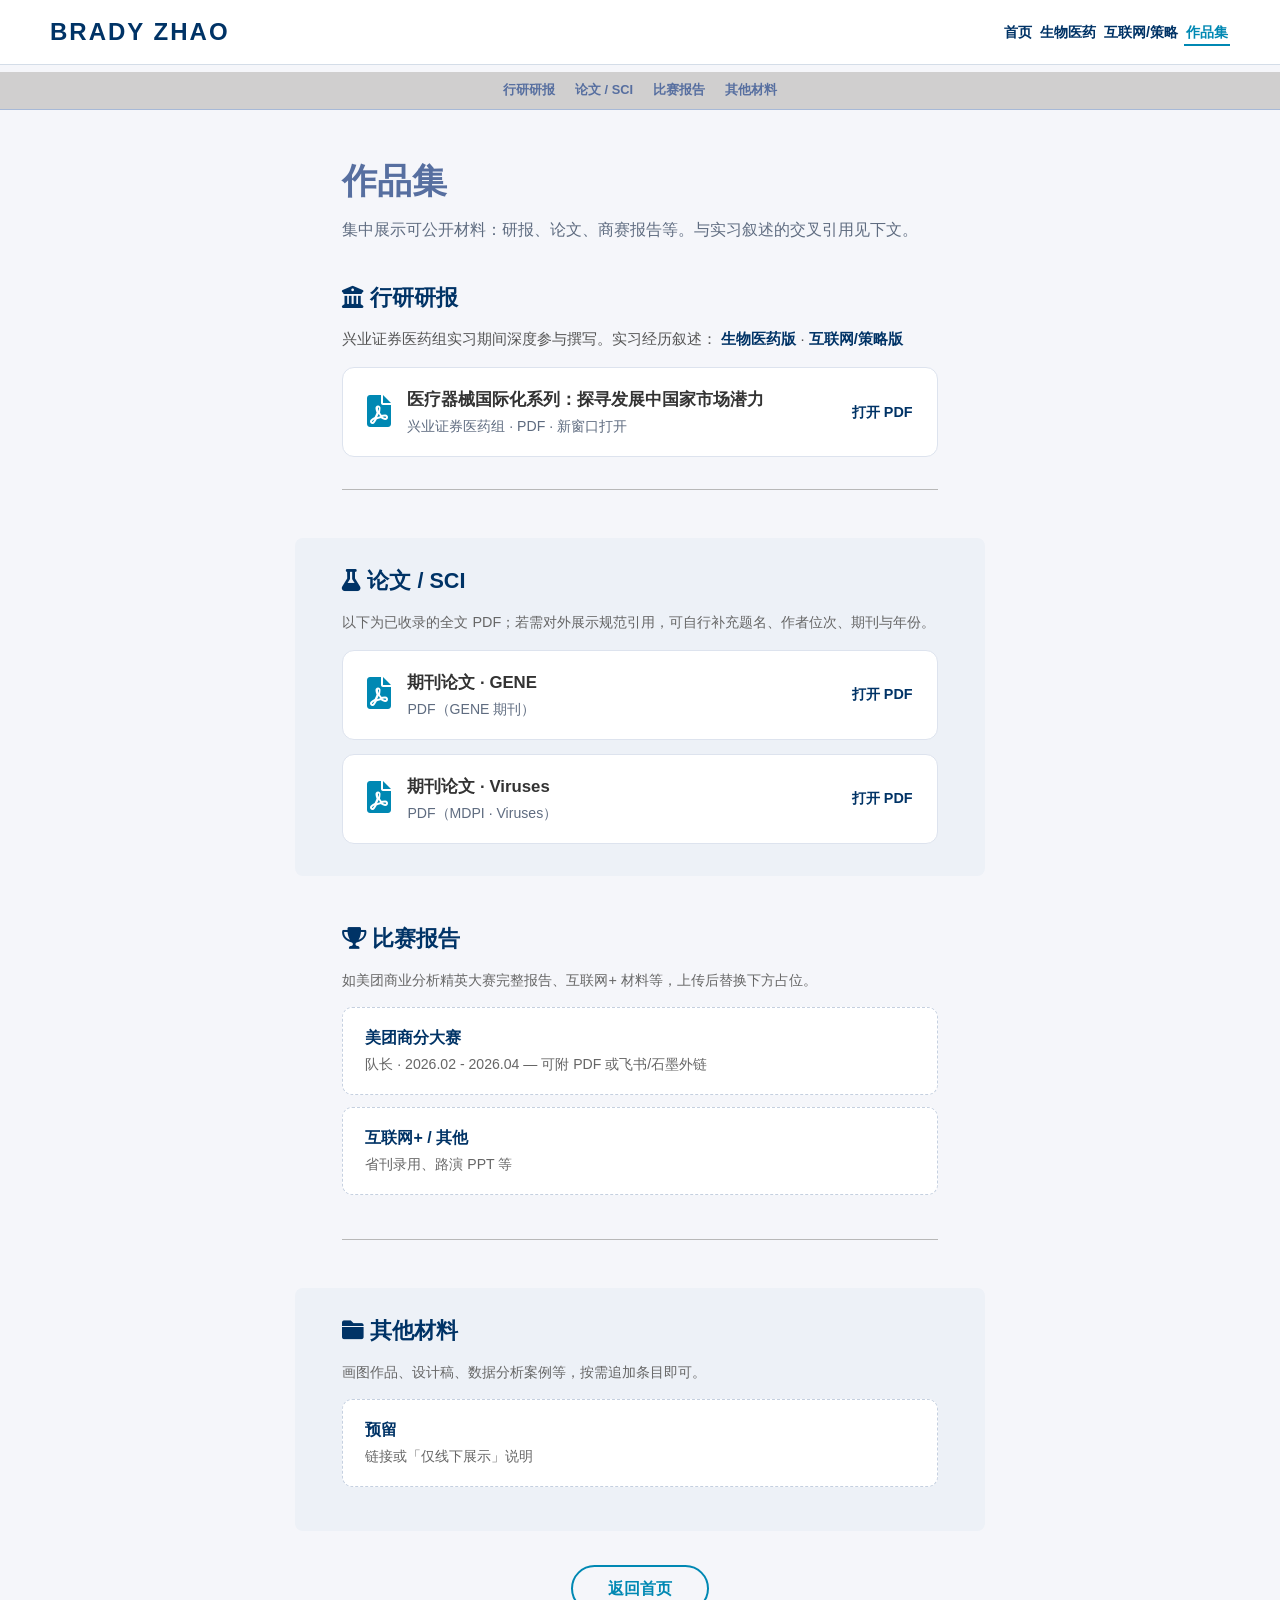
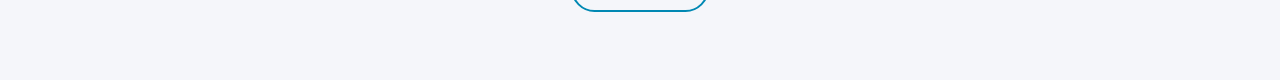
<file: portfolio.html>
<!DOCTYPE html>
<html lang="zh-CN">
<head>
    <meta charset="UTF-8">
    <meta name="viewport" content="width=device-width, initial-scale=1.0">
    <title>赵章春 | 作品集</title>
    <link rel="stylesheet" href="style.css">
    <link rel="stylesheet" href="https://cdnjs.cloudflare.com/ajax/libs/font-awesome/6.0.0/css/all.min.css">
</head>
<body class="portfolio-page">

    <nav class="navbar">
        <a href="index.html" class="logo">BRADY ZHAO</a>
        <ul class="nav-links nav-links--site">
            <li><a href="index.html">首页</a></li>
            <li><a href="bio.html">生物医药</a></li>
            <li><a href="internet.html">互联网/策略</a></li>
            <li><a href="portfolio.html" aria-current="page">作品集</a></li>
        </ul>
    </nav>

    <div class="subnav subnav--portfolio" aria-label="作品集目录">
        <a href="#xingye-report">行研研报</a>
        <a href="#papers">论文 / SCI</a>
        <a href="#competitions">比赛报告</a>
        <a href="#more">其他材料</a>
    </div>

    <main class="portfolio-main">
        <header class="portfolio-header">
            <h1>作品集</h1>
            <p class="portfolio-lead">集中展示可公开材料：研报、论文、商赛报告等。与实习叙述的交叉引用见下文。</p>
        </header>

        <section class="portfolio-section" id="xingye-report">
            <h2 class="portfolio-h2"><i class="fas fa-building-columns"></i> 行研研报</h2>
            <p class="portfolio-context">
                兴业证券医药组实习期间深度参与撰写。实习经历叙述：
                <a href="bio.html#exp-xingye">生物医药版</a> ·
                <a href="internet.html#exp-xingye">互联网/策略版</a>
            </p>
            <a href="assets/xingye.pdf" target="_blank" rel="noopener noreferrer" class="portfolio-card portfolio-card--large">
                <span class="portfolio-card-icon"><i class="fas fa-file-pdf"></i></span>
                <span class="portfolio-card-body">
                    <span class="portfolio-card-title">医疗器械国际化系列：探寻发展中国家市场潜力</span>
                    <span class="portfolio-card-meta">兴业证券医药组 · PDF · 新窗口打开</span>
                </span>
                <span class="portfolio-card-action">打开 PDF</span>
            </a>
        </section>

        <section class="portfolio-section portfolio-section--alt" id="papers">
            <h2 class="portfolio-h2"><i class="fas fa-flask"></i> 论文 / SCI</h2>
            <p class="portfolio-placeholder">以下为已收录的全文 PDF；若需对外展示规范引用，可自行补充题名、作者位次、期刊与年份。</p>
            <a href="assets/GENE.pdf" target="_blank" rel="noopener noreferrer" class="portfolio-card portfolio-card--large">
                <span class="portfolio-card-icon"><i class="fas fa-file-pdf"></i></span>
                <span class="portfolio-card-body">
                    <span class="portfolio-card-title">期刊论文 · GENE</span>
                    <span class="portfolio-card-meta">PDF（GENE 期刊）</span>
                </span>
                <span class="portfolio-card-action">打开 PDF</span>
            </a>
            <a href="assets/viruses.pdf" target="_blank" rel="noopener noreferrer" class="portfolio-card portfolio-card--large">
                <span class="portfolio-card-icon"><i class="fas fa-file-pdf"></i></span>
                <span class="portfolio-card-body">
                    <span class="portfolio-card-title">期刊论文 · Viruses</span>
                    <span class="portfolio-card-meta">PDF（MDPI · Viruses）</span>
                </span>
                <span class="portfolio-card-action">打开 PDF</span>
            </a>
        </section>

        <section class="portfolio-section" id="competitions">
            <h2 class="portfolio-h2"><i class="fas fa-trophy"></i> 比赛报告</h2>
            <p class="portfolio-placeholder">如美团商业分析精英大赛完整报告、互联网+ 材料等，上传后替换下方占位。</p>
            <div class="portfolio-slot">
                <span class="portfolio-slot-label">美团商分大赛</span>
                <span class="portfolio-slot-desc">队长 · 2026.02 - 2026.04 — 可附 PDF 或飞书/石墨外链</span>
            </div>
            <div class="portfolio-slot">
                <span class="portfolio-slot-label">互联网+ / 其他</span>
                <span class="portfolio-slot-desc">省刊录用、路演 PPT 等</span>
            </div>
        </section>

        <section class="portfolio-section portfolio-section--alt" id="more">
            <h2 class="portfolio-h2"><i class="fas fa-folder"></i> 其他材料</h2>
            <p class="portfolio-placeholder">画图作品、设计稿、数据分析案例等，按需追加条目即可。</p>
            <div class="portfolio-slot">
                <span class="portfolio-slot-label">预留</span>
                <span class="portfolio-slot-desc">链接或「仅线下展示」说明</span>
            </div>
        </section>

        <footer class="portfolio-footer">
            <a href="index.html" class="btn-secondary">返回首页</a>
        </footer>
    </main>

</body>
</html>
</file>
<file: style.css>
/* 配色方案说明（偏麦肯锡 / 咨询风）：
   背景底色: #f5f6fa
   主色（深蓝）: #003366
   次主色（冷灰蓝）: #c5d0e0
   强调色（蓝绿）: #0088b3
   装饰色（金）: #e3b87f
*/

* {
    margin: 0;
    padding: 0;
    box-sizing: border-box;
    font-family: Arial, sans-serif; /* 强制 Arial */
}

html {
    scroll-behavior: smooth;
}

body {
    background-color: #f5f6fa;
    color: #2b3137;
}

/* 全屏吸附仅用于未加 body 类的旧版；新版落地/简历/作品集为整页滚动 */
body.landing-body,
body.resume-track,
body.portfolio-page {
    overflow-x: hidden;
    overflow-y: auto;
}

/* 导航栏 */
.navbar {
    position: fixed;
    top: 0;
    width: 100%;
    display: flex;
    justify-content: space-between;
    align-items: center;
    padding: 18px 50px;
    background: rgba(255, 255, 255, 0.96);
    z-index: 1000;
    border-bottom: 1px solid #d4dde8;
}

 a.logo {
    font-weight: bold;
    font-size: 1.5rem;
    color: #003366;
    letter-spacing: 2px;
    text-decoration: none;
}

.nav-links a[aria-current="page"] {
    color: #0088b3;
    border-bottom: 2px solid #0088b3;
}

.nav-links {
    display: flex;
    list-style: none;
}

.nav-links li {
    margin-left: 30px;
}

.nav-links--site {
    flex-wrap: wrap;
    justify-content: flex-end;
    gap: 8px 4px;
}

.nav-links--site li {
    margin-left: 0;
}

.nav-links--site a {
    padding: 4px 2px;
}

.nav-links a {
    text-decoration: none;
    color: #003366;
    font-size: 0.9rem;
    font-weight: bold;
    transition: 0.3s;
}

.nav-links a:hover {
    color: #0088b3;
}

/* 分页容器（简历双页：取消吸附，允许长板块） */
.container {
    height: 100vh;
    overflow-y: scroll;
    scroll-snap-type: y mandatory;
}

body.resume-track .container {
    height: auto;
    min-height: 100vh;
    overflow: visible;
    scroll-snap-type: none;
}

.page-section {
    height: 100vh;
    width: 100%;
    scroll-snap-align: start;
    display: flex;
    flex-direction: column;
    justify-content: center;
    align-items: center;
    padding: 80px 10%;
    position: relative;
}

body.resume-track .page-section {
    min-height: 100vh;
    height: auto;
    padding-top: 96px;
    padding-bottom: 72px;
    justify-content: flex-start;
}

/* 简历页版式：除了首页 hero 之外，内容左对齐且收紧最大宽度 */
body.resume-track .page-section:not(#home) {
    align-items: flex-start;
}

body.resume-track .timeline,
body.resume-track .edge-box,
body.resume-track .exp-grid,
body.resume-track .project-detail,
body.resume-track .project-secondary,
body.resume-track .skills-prose {
    max-width: 920px;
    width: 100%;
}

body.resume-track .timeline-item {
    gap: 24px;
}

body.resume-track .content-box {
    padding-left: 24px;
}

.bg-alt {
    background-color: #edf1f7;
}

.bg-dark {
    background-color: #003366;
    color: #fff;
}

/* 标题样式 */
.section-title {
    font-size: 2.5rem;
    color: #003366;
    margin-bottom: 40px;
    border-left: 8px solid #0088b3;
    padding-left: 20px;
    width: 100%;
    text-align: left;
}

.section-title small {
    font-size: 1rem;
    color: #8a96aa;
    display: block;
    text-transform: uppercase;
}

/* 第一屏：Hero */
.hero-content {
    text-align: center;
}

.placeholder-avatar {
    width: 150px;
    height: 150px;
    background: #003366;
    color: #fff;
    border-radius: 50%;
    display: flex;
    justify-content: center;
    align-items: center;
    font-size: 4rem;
    margin: 0 auto 30px;
    border: 5px solid #c5d0e0;
}

h1 {
    font-size: 3.5rem;
    color: #003366;
}

.tag {
    font-size: 1rem;
    background: #0088b3;
    color: #fff;
    padding: 5px 15px;
    border-radius: 20px;
    vertical-align: middle;
}

.target-job {
    font-size: 1.5rem;
    color: #0088b3;
    margin: 20px 0;
    font-weight: bold;
}

.brief-intro span {
    margin: 0 15px;
    color: #003366;
    font-weight: bold;
}

/* 教育背景 */
.timeline {
    width: 100%;
    max-width: 800px;
}

.timeline-item {
    display: flex;
    margin-bottom: 30px;
}

.time-box {
    min-width: 150px;
    color: #0088b3;
    font-weight: bold;
    border-right: 2px solid #c5d0e0;
    padding-right: 20px;
}

.content-box {
    padding-left: 30px;
}

.badge {
    background: #e3b87f;
    color: #fff;
    padding: 2px 8px;
    font-size: 0.8rem;
    border-radius: 4px;
}

/* 实习经历卡片 */
.exp-grid {
    display: grid;
    grid-template-columns: repeat(auto-fit, minmax(300px, 1fr));
    gap: 20px;
    width: 100%;
}

.exp-card {
    background: #fff;
    padding: 25px;
    border-radius: 10px;
    box-shadow: 0 12px 28px rgba(0, 0, 0, 0.04);
    border-top: 5px solid #003366;
}

.card-header {
    display: flex;
    justify-content: space-between;
    margin-bottom: 15px;
    padding-bottom: 10px;
    border-bottom: 1px dashed #dde3ee;
}

.company {
    font-weight: bold;
    color: #003366;
}

.role {
    color: #0088b3;
    font-size: 0.9rem;
}

.exp-card ul {
    list-style: none;
    font-size: 0.9rem;
    line-height: 1.6;
}

.exp-card li {
    margin-bottom: 10px;
    position: relative;
    padding-left: 15px;
}

.exp-card li::before {
    content: "•";
    color: #e3b87f;
    position: absolute;
    left: 0;
}

/* 项目详情 */
.project-detail {
    background: #fff;
    width: 100%;
    padding: 40px;
    border-radius: 15px;
    border-left: 10px solid #0088b3;
}

.project-header {
    display: flex;
    justify-content: space-between;
    margin-bottom: 30px;
}

.project-body {
    display: grid;
    grid-template-columns: repeat(3, 1fr);
    gap: 30px;
}

.p-block h5 {
    color: #003366;
    margin-bottom: 10px;
}

.p-block--full {
    grid-column: 1 / -1;
}

.project-body--stack {
    grid-template-columns: 1fr;
}

.project-secondary {
    width: 100%;
    margin-top: 36px;
}

.exp-grid--stack {
    grid-template-columns: 1fr;
}

.exp-card--wide {
    max-width: 100%;
}

.exp-subhead {
    font-size: 0.85rem;
    color: #576fa0;
    font-weight: bold;
    margin: 12px 0 8px;
}

.exp-crosslink {
    margin-top: 16px;
    padding-top: 12px;
    border-top: 1px dashed #dde3ee;
    font-size: 0.9rem;
}

.exp-crosslink a {
    color: #003366;
    text-decoration: none;
}

.exp-crosslink a:hover {
    color: #0088b3;
    text-decoration: underline;
}

.edge-box {
    background: #fff;
    padding: 28px 36px;
    border-radius: 12px;
    border-left: 8px solid #0088b3;
    width: 100%;
    max-width: 720px;
    line-height: 1.85;
}

.edge-box p {
    margin-bottom: 10px;
}

.edge-box--inline {
    margin-top: 28px;
    max-width: none;
    text-align: center;
}

.edu-honor {
    font-size: 0.88rem;
    color: #555;
    margin-top: 8px;
    line-height: 1.55;
}

.hero-meta {
    font-size: 1rem;
    color: #5f6c80;
    margin-top: 12px;
}

/* 固定顶栏不占文档流，为子导航留出空隙 */
body.resume-track > .subnav,
body.portfolio-page > .subnav {
    margin-top: 72px;
}

.subnav {
    position: sticky;
    top: 72px;
    z-index: 900;
    background: rgba(207, 206, 206, 0.96);
    border-bottom: 1px solid #a7b9d7;
    padding: 10px 8%;
    display: flex;
    flex-wrap: wrap;
    gap: 10px 20px;
    justify-content: center;
}

.subnav a {
    font-size: 0.8rem;
    color: #576fa0;
    text-decoration: none;
    font-weight: bold;
}

.subnav a:hover {
    color: #b57979;
}

/* 落地页 */
.landing-body {
    min-height: 100vh;
}

.landing-main {
    max-width: 920px;
    margin: 0 auto;
    padding: 110px 8% 80px;
    text-align: center;
}

.landing-avatar {
    margin-bottom: 24px;
}

.landing-sub {
    font-size: 1.25rem;
    color: #003366;
    margin-top: 8px;
}

.landing-target {
    font-size: 1.2rem;
    color: #0088b3;
    font-weight: bold;
    margin: 16px 0 8px;
}

.landing-contact-line {
    color: #555;
    font-size: 0.95rem;
    margin-top: 12px;
}

.landing-contact-line .sep {
    margin: 0 10px;
    color: #a7b9d7;
}

.landing-hint {
    color: #5f6c80;
    font-size: 0.92rem;
    line-height: 1.6;
    margin: 36px 0 28px;
}

.landing-cards {
    display: grid;
    grid-template-columns: repeat(auto-fit, minmax(260px, 1fr));
    gap: 24px;
    margin-bottom: 36px;
}

.landing-card {
    display: flex;
    flex-direction: column;
    align-items: center;
    text-align: center;
    padding: 36px 28px;
    border-radius: 16px;
    text-decoration: none;
    color: inherit;
    transition: transform 0.25s, box-shadow 0.25s;
    border: 2px solid #dde3ee;
    background: #fff;
}

.landing-card:hover {
    transform: translateY(-4px);
    box-shadow: 0 12px 32px rgba(87, 111, 160, 0.15);
}

.landing-card--bio {
    border-top: 6px solid #003366;
}

.landing-card--net {
    border-top: 6px solid #0088b3;
}

.landing-card-icon {
    font-size: 2.5rem;
    color: #003366;
    margin-bottom: 16px;
}

.landing-card--net .landing-card-icon {
    color: #0088b3;
}

.landing-card h2 {
    color: #576fa0;
    font-size: 1.45rem;
    margin-bottom: 12px;
}

.landing-card p {
    color: #555;
    font-size: 0.95rem;
    line-height: 1.55;
    flex: 1;
}

.landing-card-go {
    margin-top: 20px;
    font-weight: bold;
    color: #0088b3;
    font-size: 0.95rem;
}

.landing-footer-links {
    margin-top: 8px;
}

.landing-portfolio-btn {
    display: inline-flex;
    align-items: center;
    gap: 10px;
    color: #003366;
    font-weight: bold;
    text-decoration: none;
    padding: 12px 22px;
    border: 2px solid #003366;
    border-radius: 30px;
    transition: background 0.25s, color 0.25s;
}

.landing-portfolio-btn:hover {
    background: #003366;
    color: #fff;
}

.skills-prose {
    width: 100%;
    max-width: 800px;
    background: #fff;
    padding: 28px 32px;
    border-radius: 12px;
    line-height: 1.75;
    text-align: left;
}

.skills-prose p {
    margin-bottom: 12px;
    font-size: 0.95rem;
}

.skills-note {
    margin-top: 20px;
    font-size: 0.9rem;
    color: #003366;
}

.skills-note a {
    color: #0088b3;
    font-weight: bold;
}

.bg-dark .btn-primary--ghost {
    background: transparent;
    border: 2px solid #e3b87f;
    color: #e3b87f;
}

.bg-dark .btn-primary--ghost:hover {
    background: rgba(255, 255, 255, 0.12);
}

/* 作品集独立页（顶栏保持与简历页一致的 fixed） */
.portfolio-main {
    max-width: 800px;
    margin: 0 auto;
    padding: 32px 8% 80px;
}

.portfolio-header {
    margin-bottom: 40px;
    padding-top: 16px;
}

.portfolio-header h1 {
    font-size: 2.2rem;
    color: #576fa0;
    margin-bottom: 12px;
}

.portfolio-lead {
    color: #5f6c80;
    line-height: 1.65;
    font-size: 0.98rem;
}

.portfolio-section {
    margin-bottom: 48px;
    padding-bottom: 32px;
    border-bottom: 1px solid #b8b8b8;
}

.portfolio-section:last-of-type {
    border-bottom: none;
}

.portfolio-section--alt {
    background: #edf1f7;
    margin-left: -8%;
    margin-right: -8%;
    padding-left: 8%;
    padding-right: 8%;
    padding-top: 28px;
    border-bottom: none;
    border-radius: 8px;
}

.portfolio-h2 {
    font-size: 1.35rem;
    color: #003366;
    margin-bottom: 16px;
}

.portfolio-context {
    font-size: 0.92rem;
    color: #555;
    margin-bottom: 16px;
    line-height: 1.6;
}

.portfolio-context a {
    color: #003366;
    font-weight: bold;
    text-decoration: none;
}

.portfolio-context a:hover {
    color: #0088b3;
    text-decoration: underline;
}

.portfolio-card--large {
    max-width: 100%;
}

.portfolio-section .portfolio-card--large + .portfolio-card--large {
    margin-top: 14px;
}

.portfolio-placeholder {
    font-size: 0.9rem;
    color: #666;
    margin-bottom: 16px;
    line-height: 1.55;
}

.portfolio-slot {
    background: #fff;
    padding: 20px 22px;
    border-radius: 10px;
    border: 1px dashed #c5d0e0;
    margin-bottom: 12px;
    text-align: left;
}

.portfolio-slot-label {
    display: block;
    font-weight: bold;
    color: #003366;
    margin-bottom: 6px;
}

.portfolio-slot-desc {
    font-size: 0.88rem;
    color: #666;
}

.portfolio-footer {
    text-align: center;
    margin-top: 48px;
}

.subnav--portfolio {
    top: 72px;
}

.portfolio-block {
    width: 100%;
    margin-top: 36px;
}

.subsection-title {
    font-size: 1.35rem;
    color: #003366;
    margin-bottom: 12px;
    border-left: 5px solid #0088b3;
    padding-left: 14px;
    text-align: left;
}

.subsection-title small {
    font-size: 0.75rem;
    color: #8a96aa;
    text-transform: uppercase;
    margin-left: 8px;
}

.portfolio-intro {
    font-size: 0.85rem;
    color: #5f6c80;
    margin-bottom: 16px;
    line-height: 1.5;
}

.portfolio-card {
    display: flex;
    align-items: center;
    gap: 16px;
    width: 100%;
    padding: 20px 24px;
    background: #fff;
    border-radius: 12px;
    border: 1px solid #dde3ee;
    text-decoration: none;
    color: inherit;
    transition: border-color 0.25s, box-shadow 0.25s;
}

.portfolio-card:hover {
    border-color: #003366;
    box-shadow: 0 6px 20px rgba(87, 111, 160, 0.12);
}

.portfolio-card-icon {
    flex-shrink: 0;
    font-size: 2rem;
    color: #0088b3;
}

.portfolio-card-body {
    flex: 1;
    display: flex;
    flex-direction: column;
    gap: 6px;
    text-align: left;
}

.portfolio-card-title {
    font-weight: bold;
    color: #333;
    font-size: 1.05rem;
}

.portfolio-card-meta {
    font-size: 0.88rem;
    color: #5f6c80;
}

.portfolio-card-action {
    flex-shrink: 0;
    font-size: 0.9rem;
    font-weight: bold;
    color: #003366;
}

/* 技能展示 */
.skills-container {
    display: flex;
    justify-content: space-between;
    width: 100%;
}

.skill-group {
    width: 30%;
}

.skill-group h5 {
    color: #0088b3;
    margin-bottom: 20px;
    font-size: 1.2rem;
}

.skill-tags span {
    display: inline-block;
    background: #003366;
    color: #fff;
    padding: 8px 15px;
    margin: 5px;
    border-radius: 5px;
    font-size: 0.85rem;
}

/* 联系方式与按钮 */
.contact-box {
    text-align: center;
}

.contact-info {
    margin: 30px 0;
    font-size: 1.2rem;
}

.contact-info p {
    margin: 10px 0;
}

.action-btns {
    margin-top: 40px;
}

.btn-primary {
    background: #0088b3;
    color: #fff;
    padding: 15px 35px;
    text-decoration: none;
    border-radius: 30px;
    margin: 0 10px;
    font-weight: bold;
    transition: 0.3s;
}

.btn-secondary {
    border: 2px solid #0088b3;
    color: #0088b3;
    padding: 13px 35px;
    text-decoration: none;
    border-radius: 30px;
    margin: 0 10px;
    font-weight: bold;
    transition: 0.3s;
}

.btn-primary:hover {
    background: #005d80;
}

/* 装饰元素 */
.scroll-hint {
    position: absolute;
    bottom: 30px;
    left: 50%;
    transform: translateX(-50%);
    color: #8a96aa;
    font-size: 0.8rem;
    letter-spacing: 3px;
    animation: bounce 2s infinite;
}

@keyframes bounce {
    0%, 20%, 50%, 80%, 100% {transform: translateY(0) translateX(-50%);}
    40% {transform: translateY(-10px) translateX(-50%);}
    60% {transform: translateY(-5px) translateX(-50%);}
}

/* 响应式适配 */
@media (max-width: 768px) {
    .navbar {
        padding: 14px 16px;
        flex-wrap: wrap;
    }
    .nav-links--site {
        width: 100%;
        justify-content: center;
        margin-top: 8px;
        font-size: 0.72rem;
        gap: 6px 12px;
    }
    .subnav {
        padding: 8px 12px;
        gap: 8px 14px;
        font-size: 0.75rem;
    }
    .project-body { grid-template-columns: 1fr; }
    .skills-container { flex-direction: column; }
    .skill-group { width: 100%; margin-bottom: 30px; }
    h1 { font-size: 2.5rem; }
    .landing-cards { grid-template-columns: 1fr; }
    .portfolio-card { flex-wrap: wrap; }
    .portfolio-card-action { width: 100%; text-align: right; }
    .portfolio-section--alt {
        margin-left: 0;
        margin-right: 0;
        padding-left: 5%;
        padding-right: 5%;
    }
}
</file>
